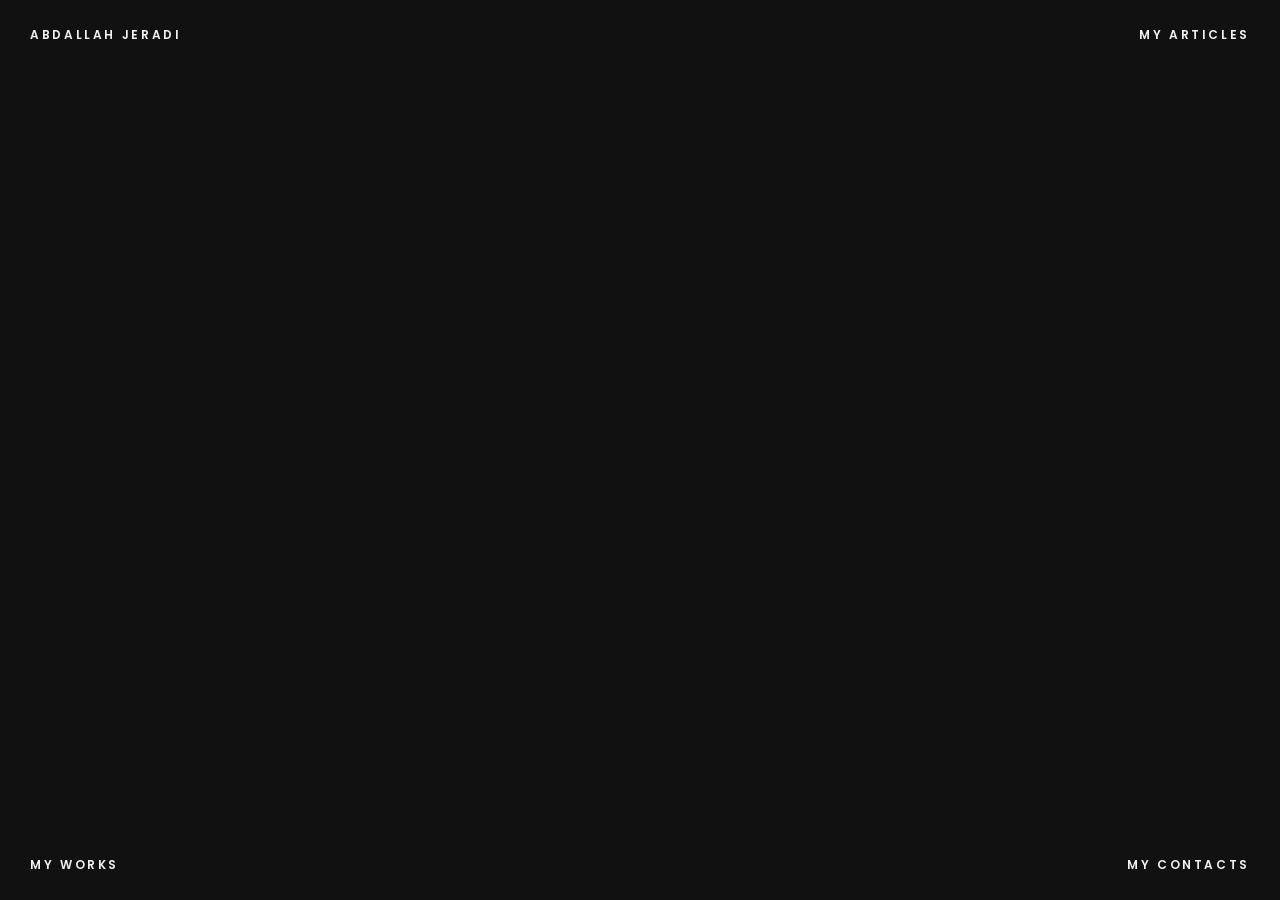
<file: index.html>
<!DOCTYPE html>
<html lang="en">
<head>
  <meta charset="UTF-8" />
  <meta name="viewport" content="width=device-width, initial-scale=1.0" />
  <title>Abdallah Jeradi</title>
  <link rel="stylesheet" href="article.css" />
  <style>
    /* ----- home screen: plain black, only the four corners ----- */
    body {
      min-height: 100vh;
      background: var(--bg);
      padding: 0;
    }

    /* ----- the four corner buttons ----- */
    .nav-button {
      position: fixed;
      z-index: 10;
      padding: 10px 14px;
      background: var(--bg);
      color: var(--ink);
      font-family: 'Poppins', sans-serif;
      font-weight: 600;
      font-size: 12px;
      letter-spacing: 0.22em;
      text-transform: uppercase;
      cursor: pointer;
      user-select: none;
    }
    .nav-button:hover,
    .nav-button.current { background: var(--ink); color: var(--bg); }
    .top-left     { top: 16px; left: 16px; }
    .top-right    { top: 16px; right: 16px; }
    .bottom-left  { bottom: 16px; left: 16px; }
    .bottom-right { bottom: 16px; right: 16px; }

    /* ----- pages ----- */
    .page-content { display: none; padding: 70px 16px 90px; }
    .page-content.active { display: block; }
    .page-content .sheet { margin-top: 0; }

    /* About */
    .about-intro { margin-bottom: 64px; }
    .timeline h3.sub { margin-top: 40px; }
    .timeline h3.sub + p.light { font-size: clamp(15px, 1.8vw, 19px); }

    /* Article lists */
    .article-list {
      list-style: none;
      margin: 0 0 72px;
      padding: 0;
      columns: 2;
      column-gap: 48px;
    }
    .article-list li { break-inside: avoid; margin-bottom: 18px; }
    .article-list a {
      font-family: 'Poppins', sans-serif;
      font-weight: 600;
      font-size: clamp(16px, 2vw, 20px);
      letter-spacing: 0.14em;
      text-transform: uppercase;
      text-decoration: none;
      color: var(--ink);
    }
    .article-list a:hover { color: var(--muted); }
    .article-list a.ar-title {
      font-family: 'Amiri', serif;
      font-weight: 700;
      letter-spacing: 0;
      text-transform: none;
      font-size: clamp(19px, 2.3vw, 24px);
    }

    .elsewhere { margin-bottom: 36px; }
    .elsewhere a {
      font-family: 'Poppins', sans-serif;
      font-weight: 600;
      font-size: clamp(16px, 2vw, 20px);
      letter-spacing: 0.14em;
      text-transform: uppercase;
      text-decoration: none;
      color: var(--ink);
    }
    .elsewhere a:hover { color: var(--muted); }
    .elsewhere p.light { font-size: clamp(15px, 1.8vw, 18px); margin: 8px 0 0; }

    /* Works */
    .work { margin-bottom: 40px; }
    .work h2.sec { margin-bottom: 14px; }
    .work p.light { font-size: clamp(15px, 1.8vw, 19px); margin: 0 0 22px; }

    /* Contacts */
    .contact-line { margin: 0 0 34px; }
    .contact-line .label {
      display: block;
      font-family: 'Poppins', sans-serif;
      font-size: 12px;
      letter-spacing: 0.22em;
      text-transform: uppercase;
      color: var(--muted);
      margin-bottom: 6px;
    }
    .contact-line a {
      font-family: 'Poppins', sans-serif;
      font-weight: 600;
      font-size: clamp(18px, 2.6vw, 28px);
      letter-spacing: 0.1em;
      color: var(--ink);
      text-decoration: none;
      word-break: break-word;
    }
    .contact-line a:hover { color: var(--muted); }

    @media (max-width: 640px) {
      .nav-button { font-size: 10px; letter-spacing: 0.14em; padding: 8px 10px; }
      .article-list { columns: 1; }
    }
  </style>
</head>
<body>
  <!-- Navigation -->
  <div class="nav-button top-left" data-page="about">Abdallah Jeradi</div>
  <div class="nav-button top-right" data-page="articles">My Articles</div>
  <div class="nav-button bottom-left" data-page="works">My Works</div>
  <div class="nav-button bottom-right" data-page="contact">My Contacts</div>

  <!-- ================= ABOUT ================= -->
  <div id="about" class="page-content">
    <article class="sheet">
      <div class="frame"></div>
      <header class="head">
        <span class="date">About</span>
        <span class="author">A.Jeradi</span>
        <span class="logo">Abdallah <em>Jeradi</em></span>
      </header>

      <section class="panel about-intro">
        <h2 class="sec">About me</h2>
        <p class="light">I’m Abdallah Jeradi, born in Gabes in 2002, where growing up around pollution sparked both my curiosity and my need to create. From building science projects to making films, writing, and speaking out, I’ve always looked for ways to connect intellegence with self expression.</p>
      </section>

      <section class="panel timeline">
        <h2 class="sec">My education</h2>

        <h3 class="sub">Primary school</h3>
        <p class="light">at ther age of six as any normal kid abdullah attended his primary school and started his basic eduaction in Alhidya Gabes.</p>

        <h3 class="sub">Secondary school</h3>
        <p class="light">as any normal kid at his first years Abdullah attended ben atiya secondary where he started his journey with true science clubs.</p>

        <h3 class="sub">High school</h3>
        <p class="light">here where things changed after middle school , the student got a lot of science in his bag of knowledge , Abdullah became capable of producing new solutions and he started applying them in real life</p>

        <h3 class="sub">Preparatory school</h3>
        <p class="light">officially joined the biology geology department of the preparatory school of gabes , this field of study touches all aspects of biological sciences from cellular biology to microbiology , it also involves studying geoscience ; Prep school gives you the ability to continue up your studies in higher forms , it's the simple short cut of a bachelor degree.</p>

        <h3 class="sub">Engineering school</h3>
        <p class="light">After completing my preparatory studies, I was accepted into ESAMo, where I’m currently finishing my engineering degree in agriculture with a specialization in crop production.</p>
      </section>

      <section class="panel">
        <h2 class="sec">Proffessional position</h2>
        <p class="light">currently working with</p>
      </section>
    </article>
  </div>

  <!-- ================= ARTICLES ================= -->
  <div id="articles" class="page-content">
    <article class="sheet">
      <div class="frame"></div>
      <header class="head">
        <span class="date">Articles</span>
        <span class="author">A.Jeradi</span>
        <span class="logo">The <em>film</em> Article</span>
      </header>

      <h2 class="sec">My articles</h2>
      <!-- These open a page on this site -->
      <ul class="article-list">
        <li><a href="carthage-film-fest.html">Carthage Film Fest</a></li>
        <li><a class="ar-title" href="saltaqi-habibati.html">سألتقي حبيبتي في القمامة</a></li>
        <li><a href="read.html?title=Park%20Farhoud&doc=https://drive.google.com/file/d/1C4Udg_ym6k6ARYcMgpeU027fcH4dBfqv/view">Park Farhoud</a></li>
        <li><a href="read.html?title=Prey&doc=https://drive.google.com/file/d/1IyJzYd31rPuKrBmEjp2SF1bq-4EufXnc/view">Prey</a></li>
        <li><a href="read.html?title=Dhoop&doc=https://drive.google.com/file/d/1vx9l7iSJEokelyMRHG53rC9do44GPoVn/view">Dhoop</a></li>
        <li><a href="read.html?title=Transtyx&doc=https://drive.google.com/file/d/1opJWsQT_OS_GEcbO9ZA9Sxcv3YmaQZGE/view">Transtyx</a></li>
        <li><a href="read.html?title=A%20stroll%20B&doc=https://drive.google.com/file/d/12BQx-csfW2iyO7sbhJIOWxTfayAuiLFS/view">A stroll B</a></li>
        <li><a href="read.html?title=El%20Gort&doc=https://drive.google.com/file/d/1fDkbLLhA6sWGzNrq0tJiAPECpthJZUi3/view">El Gort</a></li>
        <li><a href="read.html?title=Grizzly%20Man&doc=https://drive.google.com/file/d/1WpQsoaPhCEnSIrEtOLDXgLrQW7TTaVx_/view">Grizzly Man</a></li>
        <li><a href="castic-2019.html">Castic 2019</a></li>
        <li><a href="techno-2022.html">Techno 2022</a></li>
      </ul>

      <!-- These open another website.
           ✏️ To add one, copy a whole <div class="elsewhere"> ... </div> block and change it. -->
      <h2 class="sec">Published elsewhere</h2>

      <div class="elsewhere">
        <a href="https://echoscinema.org/revues/atelier-decriture-sur-les-films-primes-aux-jcc/" target="_blank" rel="noopener">JCC ! ↗</a>
        <p class="light">Films we saw at the Carthage Film Festival (JCC) and wrote about with the Echos collective, in their writing workshop on the award-winning films.</p>
      </div>

      <div class="elsewhere">
        <a href="https://echoscinema.org/revues/fifak2026/job-opportunity-abdallah-jradi-ar/" target="_blank" rel="noopener">Job Opportunity ↗</a>
        <p class="light">A film we saw at FIFAK 2026 and wrote about with the Echos collective.</p>
      </div>

      <div class="elsewhere">
        <a href="https://echoscinema.org/revues/what-is-a-documentary-youd-watch-while-going-to-sleep-but-wont-forget/" target="_blank" rel="noopener">What is a documentary you’d watch while going to sleep but won’t forget ↗</a>
        <p class="light">A documentary we saw and wrote about with the Echos collective.<!-- ✏️ add the festival name: "we saw at ... and wrote" --></p>
      </div>

      <div class="elsewhere" dir="rtl">
        <a class="ar" style="text-transform: none; letter-spacing: 0; font-family: 'Amiri', serif;" href="https://echoscinema.org/non-classe/%d8%ad%d9%88%d8%a7%d8%b1-%d8%ad%d9%88%d9%84-%d8%a7%d9%84%d8%b7%d9%85%d8%a7%d8%b7%d9%85%d8%8c-%d8%af%d9%88%d9%86-%d9%85%d8%b1%d8%ac%d8%b9%d9%8a%d8%a7%d8%aa-%d8%a3%d9%88-%d9%87%d8%b0%d8%a7-%d9%85/" target="_blank" rel="noopener">حوار حول الطماطم، دون مرجعيات ↗</a>
        <p class="light" dir="ltr">A film we saw and wrote about with the Echos collective.<!-- ✏️ add the festival name: "we saw at ... and wrote" --></p>
      </div>

      <div class="elsewhere" dir="rtl">
        <a class="ar" style="text-transform: none; letter-spacing: 0; font-family: 'Amiri', serif;" href="https://echoscinema.org/revues/%d8%aa%d8%b0%d9%83%d9%91%d8%b1%d8%aa%d9%83%d9%90-%d9%88%d8%a3%d9%86%d8%a7-%d8%a3%d8%b4%d8%a7%d9%87%d8%af-%d8%ad%d8%a8%d9%84-%d8%a7%d9%84%d8%b3%d9%91%d8%b1%d9%91%d8%a9-%d9%81%d8%b7%d9%8e%d9%85/" target="_blank" rel="noopener">تذكّرتكِ وأنا أشاهد حبل السّرّة ↗</a>
        <p class="light" dir="ltr">A film we saw and wrote about with the Echos collective.<!-- ✏️ add the festival name: "we saw at ... and wrote" --></p>
      </div>

      <div class="elsewhere" dir="rtl">
        <a class="ar" style="text-transform: none; letter-spacing: 0; font-family: 'Amiri', serif;" href="https://echoscinema.org/revues/%d9%87%d9%84-%d9%83%d8%a7%d9%86-%d8%aa%d8%a7%d8%b1%d9%83%d9%88%d9%81%d8%b3%d9%83%d9%8a-%d8%b3%d9%8a%d9%8f%d8%b9%d8%ac%d9%8e%d8%a8-%d8%a8%d9%81%d9%8a%d9%84%d9%85-%d8%a5%d8%b1%d8%ab-%d8%9f-%d8%b9/" target="_blank" rel="noopener">هل كان تاركوفسكي سيُعجَب بفيلم إرث ؟ ↗</a>
        <p class="light" dir="ltr">A film we saw and wrote about with the Echos collective.<!-- ✏️ add the festival name: "we saw at ... and wrote" --></p>
      </div>
    </article>
  </div>

  <!-- ================= WORKS (filled from the list in the script below) ================= -->
  <div id="works" class="page-content">
    <article class="sheet">
      <div class="frame"></div>
      <header class="head">
        <span class="date">Works</span>
        <span class="author">A.Jeradi</span>
        <span class="logo">Abdallah <em>Jeradi</em></span>
      </header>
      <div id="works-list"></div>
    </article>
  </div>

  <!-- ================= CONTACTS ================= -->
  <div id="contact" class="page-content">
    <article class="sheet">
      <div class="frame"></div>
      <header class="head">
        <span class="date">Contacts</span>
        <span class="author">A.Jeradi</span>
        <span class="logo">Abdallah <em>Jeradi</em></span>
      </header>

      <h2 class="sec">My contacts</h2>
      <p class="contact-line"><span class="label">Email</span><a href="mailto:abdallahjeradi@gmail.com">abdallahjeradi@gmail.com</a></p>
      <p class="contact-line"><span class="label">Phone number</span><a href="tel:+21629018590">+216 29 018 590</a></p>
      <p class="contact-line"><span class="label">WhatsApp</span><a href="https://wa.me/21658299303" target="_blank" rel="noopener">+216 58 299 303</a></p>
    </article>
  </div>

  <script src="media.js"></script>
  <script>
    /* =====================================================
       ✏️ MY WORKS — edit this list.
       For each work: a title, a short description, and EITHER
       - link:  a YouTube / Google Drive link → a video player is made
       - page:  a page of this site (+ optional image) → a button to it
       ===================================================== */
    const works = [
      {
        title: 'Life Interpretations of a Teenager',
        description: 'This is a small book i have written on my phones note app as a memory of my last years as a teenger, it resembels my experiences, my philosophy and my ideology back than, multiple ideas that have been heavily influenced by my life and what occured in this short span, i keep it here as an archival page, the book have been reviewed and corrected linguisticaly by multiple friends but i remains as an essential piece of my life and existence .',
        page: 'life-interpretations.html',
        button: 'Read the book'
      },
      {
        title: 'Drunk in Atlantis',
        description: 'along side the book i made a funny adolescent film called drunk in atlantis, a film that tries to convey what words failed to present in my book, a very conceptual poorely made film that serves as visual representation of what a kid would feel in a dystopian city.',
        link: ''   // ✏️ paste the Drunk in Atlantis link here
      },
      {
        title: 'Mouhit — Bees Fly South',
        description: 'at mouhit residency i spent three months working on a video installation, reaserching about bees authority and politics and how can we create a steady system learning from them, than i presented my work alongside a zine you still can get from me personally.',
        page: 'mouhit.html',
        image: 'img/mouhit/mouhit-08.jpg',
        button: 'See the installation'
      },
      {
        title: 'Nippers On hells borders',
        description: 'Another Visual represnation i coproduced with my friend in Gabes, a small collective of little kids wonder around places in hidonistic way.',
        link: 'https://youtu.be/9T0lmGKB4GY'
      },
      {
        title: 'Jahbad Virus 2',
        description: 'A visual oveur where i represnet the life of a vunrable individual thro out my lens, i ask multiple questions and they remain unanswered.',
        link: 'https://youtu.be/y4bsPA53Gu0'
      },
      {
        title: 'Diogenes Met A Cop',
        description: 'A film i presented for the fifak some years ag that shows my experience with science and stray dogs.',
        link: 'https://drive.google.com/file/d/1C5AHxery32y5AY72AUMISouqlwDNadjn/view'
      }
    ];

    const list = document.getElementById('works-list');
    works.forEach(w => {
      const block = document.createElement('section');
      block.className = 'work';

      const h = document.createElement('h2');
      h.className = 'sec';
      h.textContent = w.title;
      const p = document.createElement('p');
      p.className = 'light';
      p.textContent = w.description;
      block.appendChild(h);
      block.appendChild(p);

      if (w.page) {
        if (w.image) {
          const a = document.createElement('a');
          a.href = w.page;
          const img = document.createElement('img');
          img.src = w.image;
          img.alt = w.title;
          img.className = 'photo';
          img.style.marginBottom = '18px';
          a.appendChild(img);
          block.appendChild(a);
        }
        const btn = document.createElement('a');
        btn.className = 'more';
        btn.href = w.page;
        btn.textContent = w.button || 'See more';
        block.appendChild(btn);
      } else {
        block.appendChild(buildPlayer(w.link));
      }
      list.appendChild(block);
    });

    /* ----- switch between the four pages ----- */
    function showPage(id) {
      document.querySelectorAll('.page-content').forEach(s => s.classList.remove('active'));
      document.querySelectorAll('.nav-button').forEach(b => b.classList.toggle('current', b.dataset.page === id));
      document.getElementById(id).classList.add('active');
      document.body.classList.add('page-open');
      window.scrollTo(0, 0);
    }
    document.querySelectorAll('.nav-button').forEach(b =>
      b.addEventListener('click', () => showPage(b.dataset.page))
    );

    /* "Back to articles" on article pages comes here as index.html#articles */
    const start = location.hash.replace('#', '');
    if (start && document.getElementById(start)) showPage(start);
  </script>
</body>
</html>
</file>
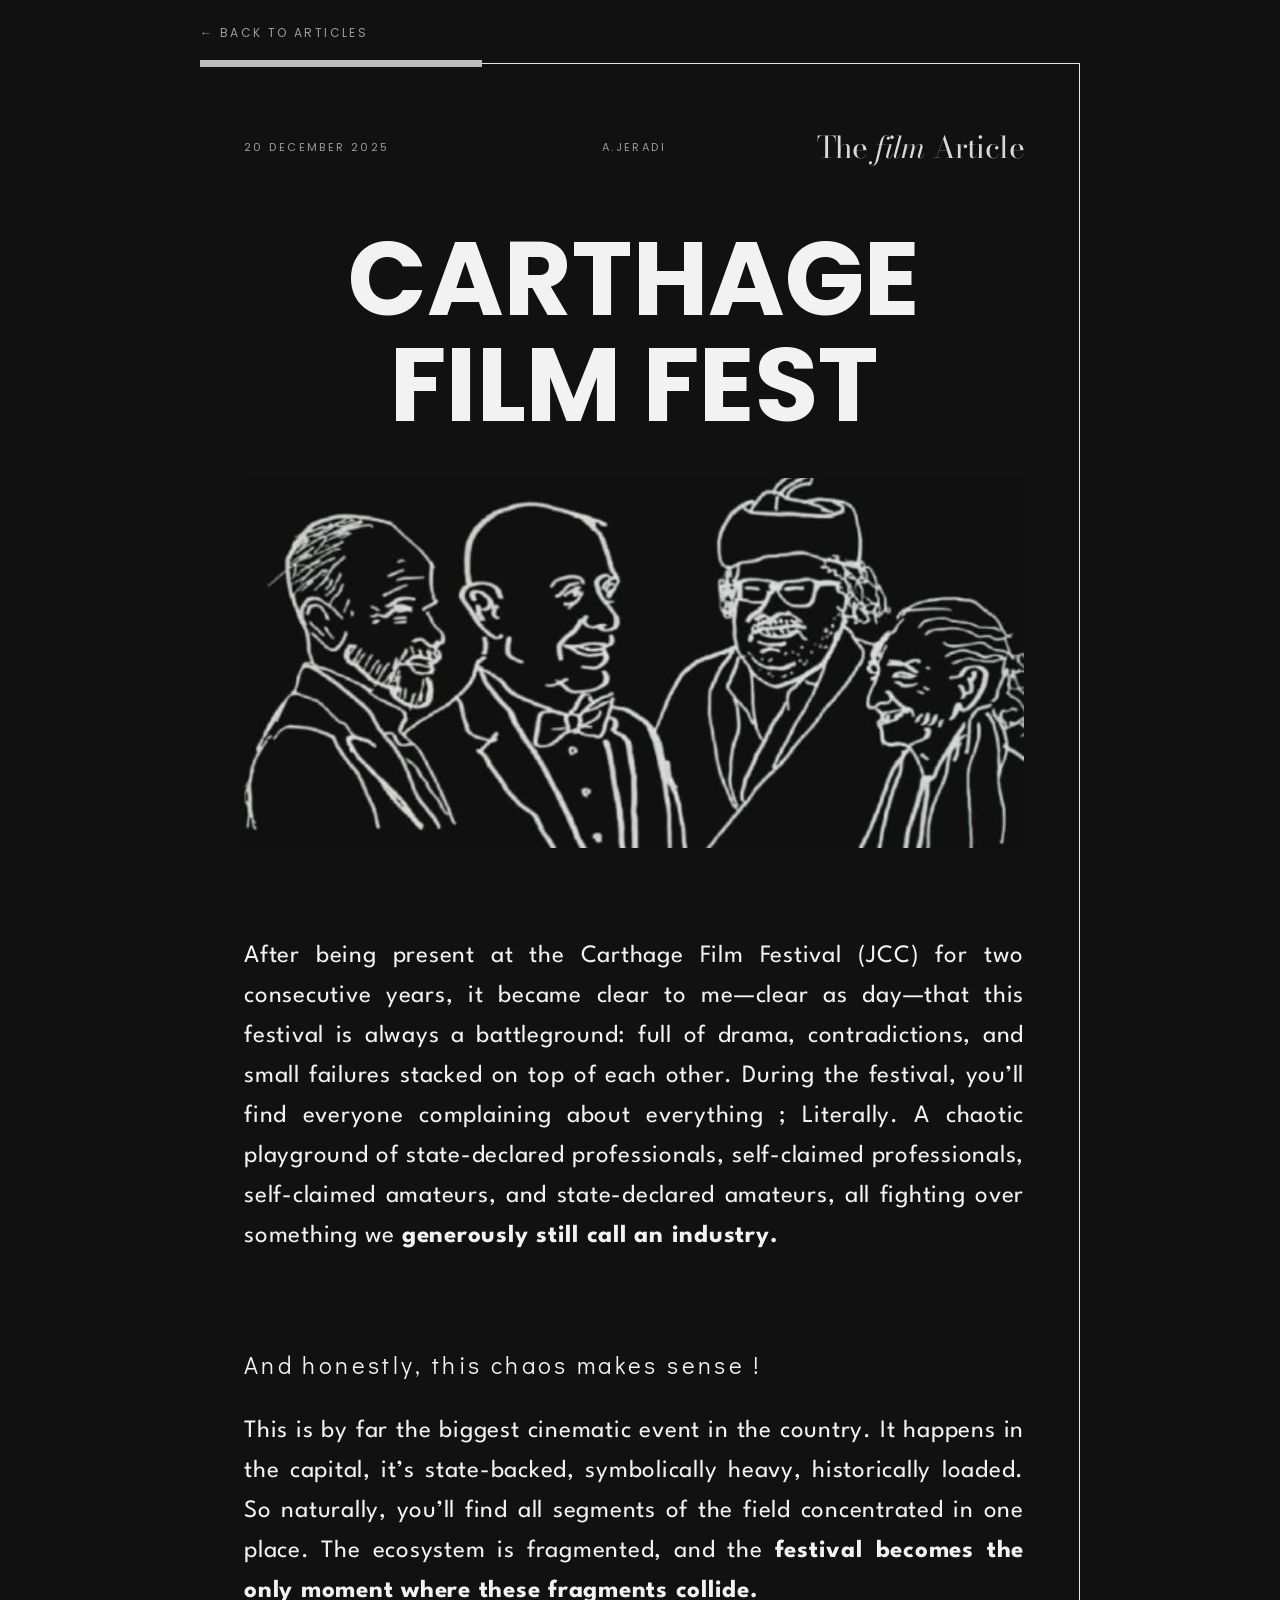
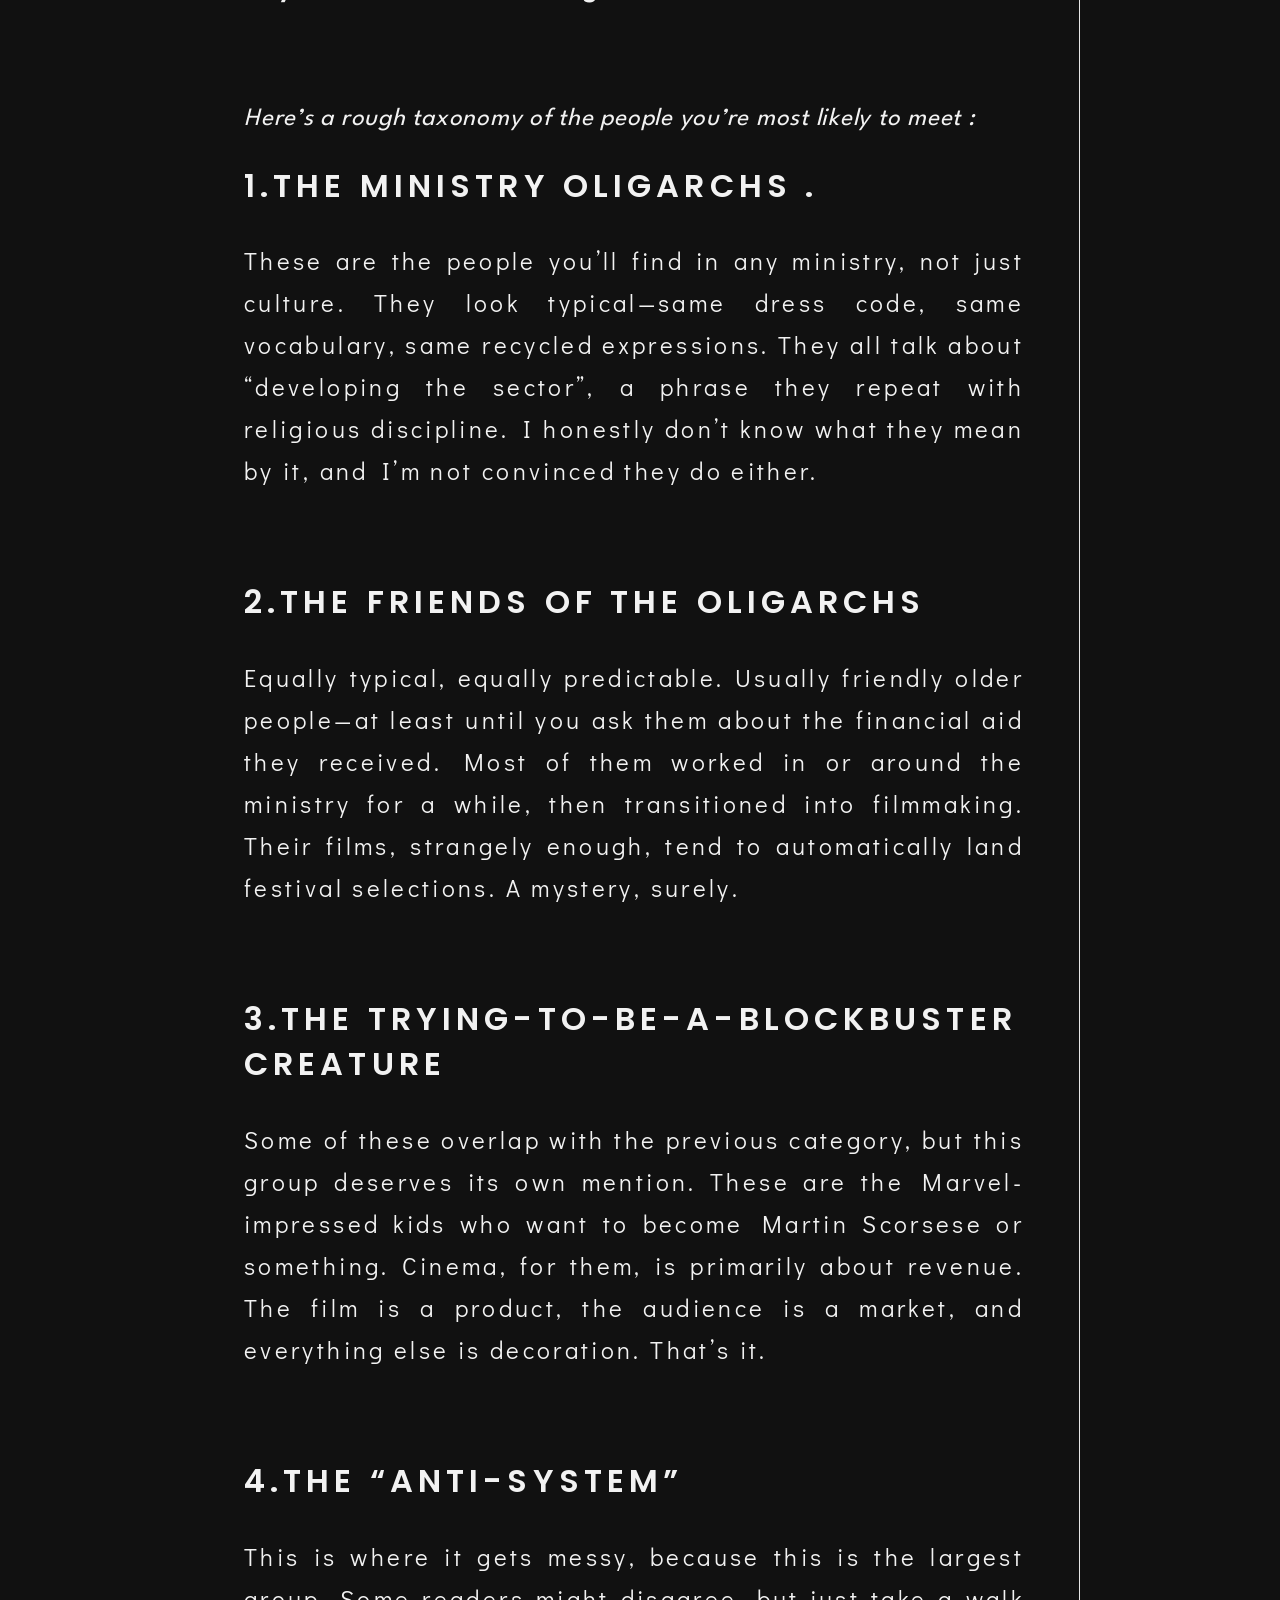
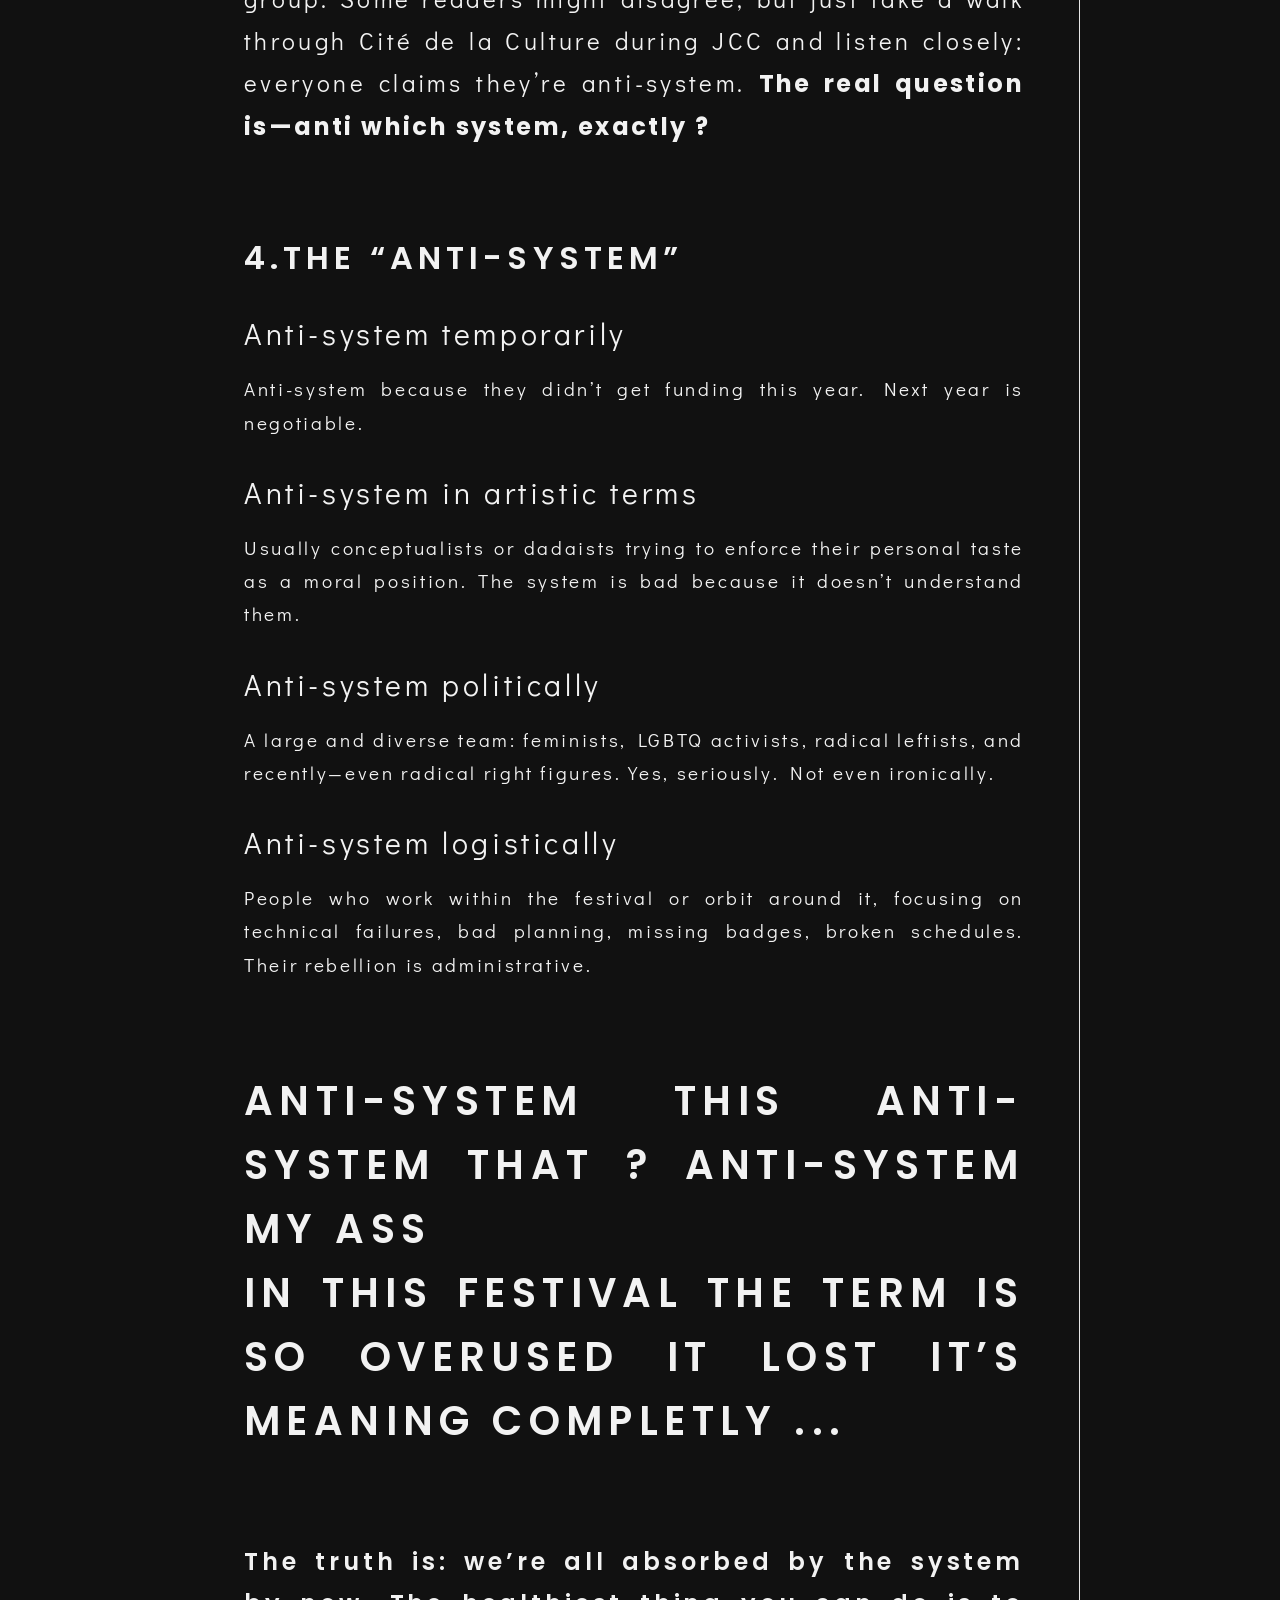
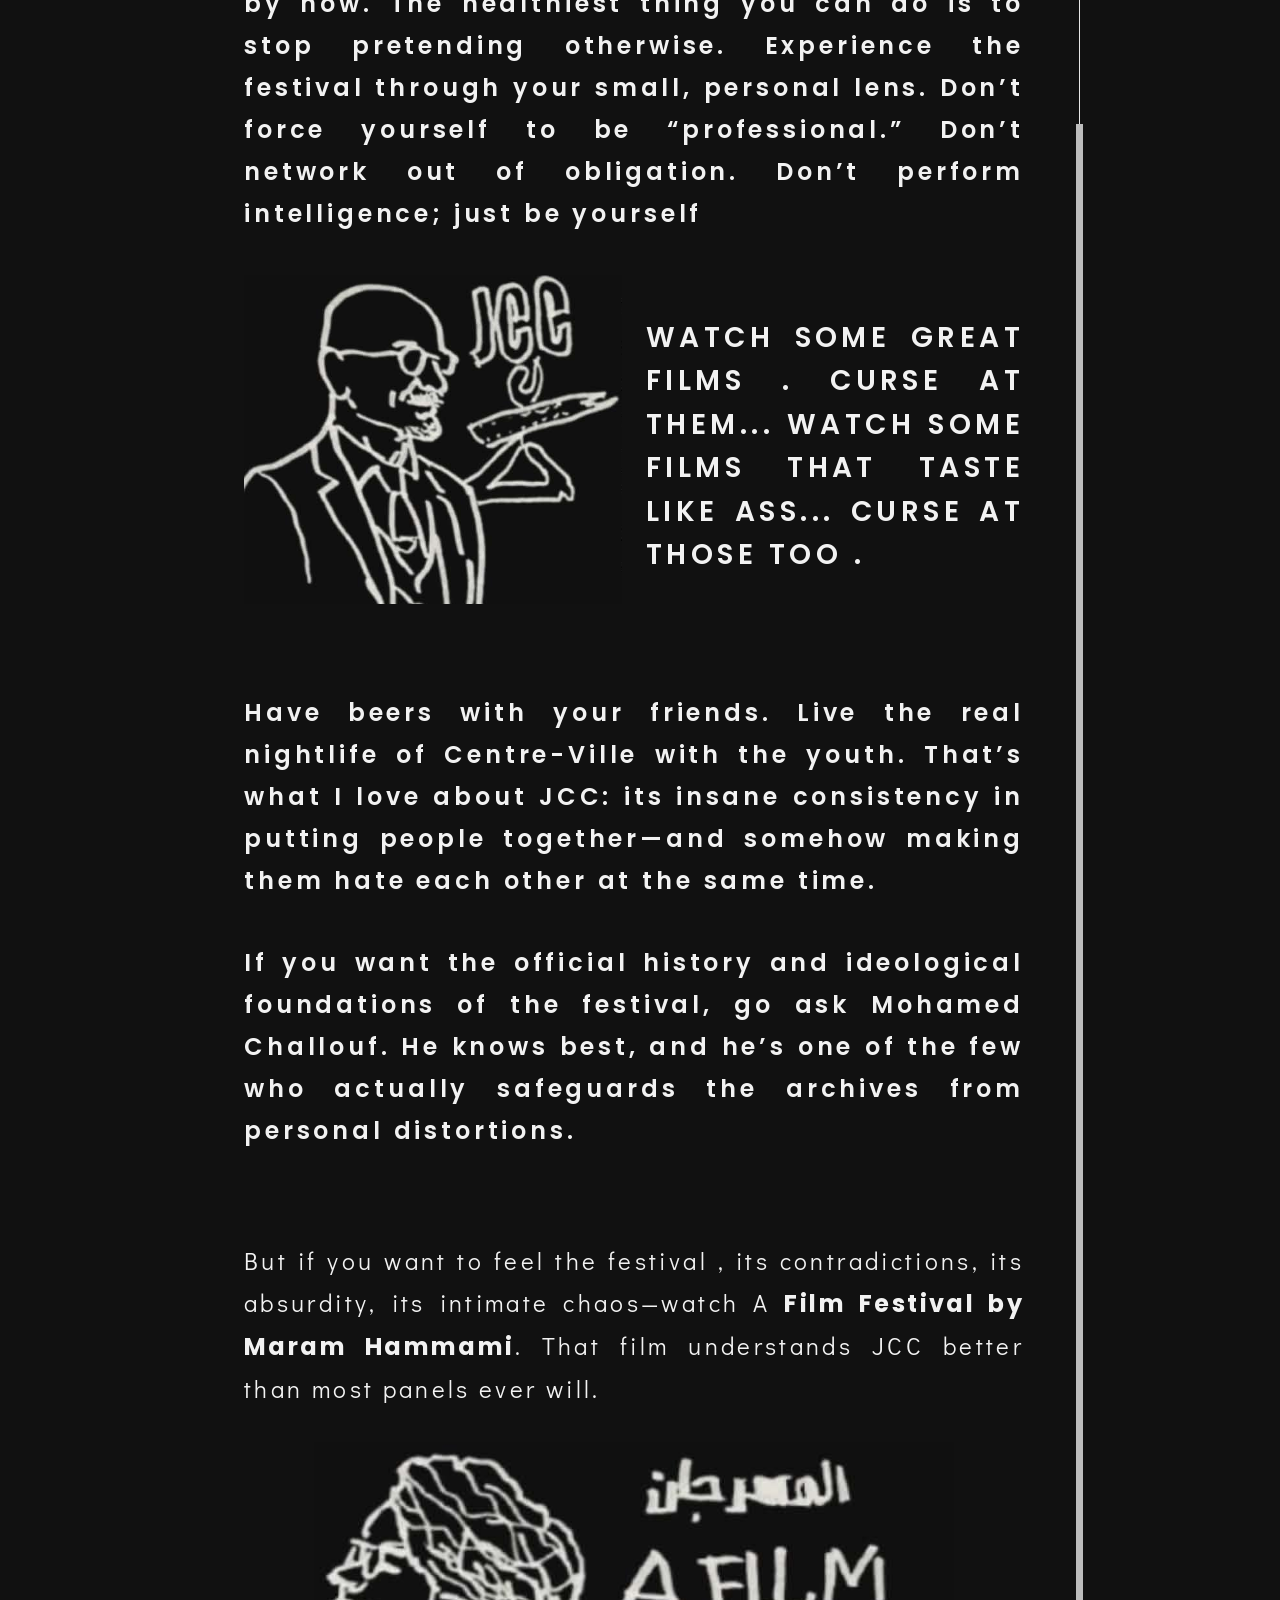
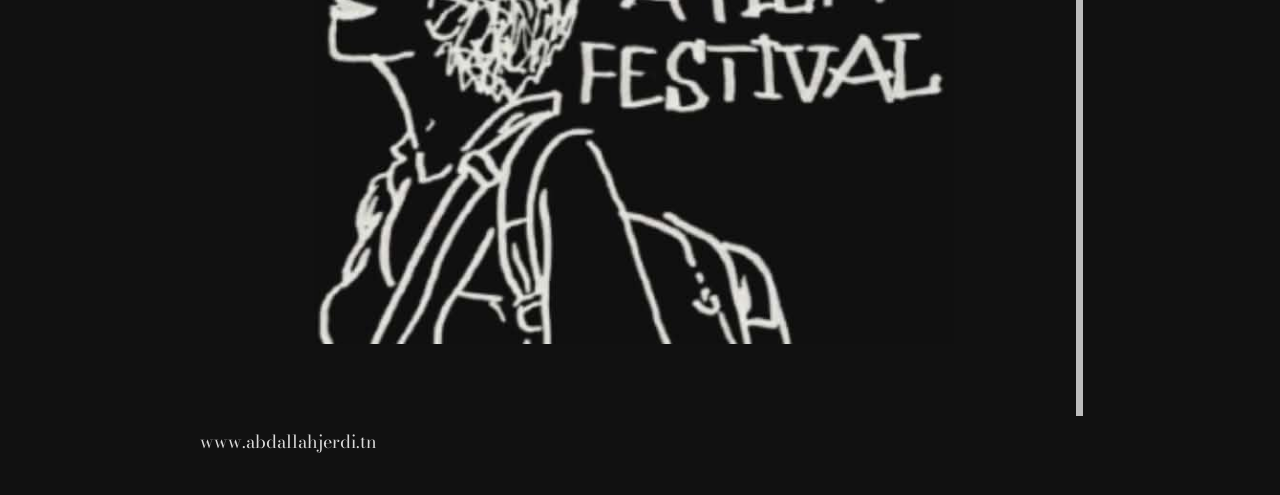
<file: carthage-film-fest.html>
<!DOCTYPE html>
<html lang="en">
<head>
  <meta charset="UTF-8" />
  <meta name="viewport" content="width=device-width, initial-scale=1.0" />
  <title>Carthage Film Fest — Abdallah Jeradi</title>
  <link rel="stylesheet" href="article.css" />
</head>
<body>
  <div class="back-wrap"><a class="back" href="index.html#articles">← Back to articles</a></div>

  <article class="sheet">
    <div class="frame"></div>

    <header class="head">
      <span class="date">20 December 2025</span>
      <span class="author">A.Jeradi</span>
      <span class="logo">The <em>film</em> Article</span>
    </header>

    <!-- 1. Cover -->
    <section class="panel">
      <h1 class="cover-title">Carthage<br />Film Fest</h1>
      <img class="drawing" src="img/jcc-cover.png" alt="Line drawing of four figures from the festival" />
    </section>

    <!-- 2 -->
    <section class="panel">
      <p class="plain">After being present at the Carthage Film Festival (JCC) for two consecutive years, it became clear to me—clear as day—that this festival is always a battleground: full of drama, contradictions, and small failures stacked on top of each other. During the festival, you’ll find everyone complaining about everything ; Literally. A chaotic playground of state-declared professionals, self-claimed professionals, self-claimed amateurs, and state-declared amateurs, all fighting over something we <b>generously still call an industry.</b></p>
    </section>

    <!-- 3 -->
    <section class="panel">
      <p class="light">And honestly, this chaos makes sense !</p>
      <p class="plain">This is by far the biggest cinematic event in the country. It happens in the capital, it’s state-backed, symbolically heavy, historically loaded. So naturally, you’ll find all segments of the field concentrated in one place. The ecosystem is fragmented, and the <b>festival becomes the only moment where these fragments collide.</b></p>
    </section>

    <!-- 4 -->
    <section class="panel">
      <p class="plain intro">Here’s a rough taxonomy of the people you’re most likely to meet :</p>
      <h2 class="sec">1.The Ministry Oligarchs .</h2>
      <p class="light">These are the people you’ll find in any ministry, not just culture. They look typical—same dress code, same vocabulary, same recycled expressions. They all talk about “developing the sector”, a phrase they repeat with religious discipline. I honestly don’t know what they mean by it, and I’m not convinced they do either.</p>
    </section>

    <!-- 5 -->
    <section class="panel">
      <h2 class="sec">2.The Friends of the Oligarchs</h2>
      <p class="light">Equally typical, equally predictable. Usually friendly older people—at least until you ask them about the financial aid they received. Most of them worked in or around the ministry for a while, then transitioned into filmmaking. Their films, strangely enough, tend to automatically land festival selections. A mystery, surely.</p>
    </section>

    <!-- 6 -->
    <section class="panel">
      <h2 class="sec">3.The Trying-to-be-a-Blockbuster Creature</h2>
      <p class="light">Some of these overlap with the previous category, but this group deserves its own mention. These are the Marvel-impressed kids who want to become Martin Scorsese or something. Cinema, for them, is primarily about revenue. The film is a product, the audience is a market, and everything else is decoration. That’s it.</p>
    </section>

    <!-- 7 -->
    <section class="panel">
      <h2 class="sec">4.The “Anti-System”</h2>
      <p class="light">This is where it gets messy, because this is the largest group. Some readers might disagree, but just take a walk through Cité de la Culture during JCC and listen closely: everyone claims they’re anti-system. <b>The real question is—anti which system, exactly ?</b></p>
    </section>

    <!-- 8 -->
    <section class="panel">
      <h2 class="sec">4.The “Anti-System”</h2>

      <h3 class="sub">Anti-system temporarily</h3>
      <p class="light">Anti-system because they didn’t get funding this year. Next year is negotiable.</p>

      <h3 class="sub">Anti-system in artistic terms</h3>
      <p class="light">Usually conceptualists or dadaists trying to enforce their personal taste as a moral position. The system is bad because it doesn’t understand them.</p>

      <h3 class="sub">Anti-system politically</h3>
      <p class="light">A large and diverse team: feminists, LGBTQ activists, radical leftists, and recently—even radical right figures. Yes, seriously. Not even ironically.</p>

      <h3 class="sub">Anti-system logistically</h3>
      <p class="light">People who work within the festival or orbit around it, focusing on technical failures, bad planning, missing badges, broken schedules. Their rebellion is administrative.</p>
    </section>

    <!-- 9 -->
    <section class="panel">
      <p class="shout">Anti-system this anti-system that ? Anti-system my ass<br />in this festival the term is so overused it lost it’s meaning completly ...</p>
    </section>

    <!-- 10 -->
    <section class="panel">
      <p class="wide">The truth is: we’re all absorbed by the system by now. The healthiest thing you can do is to stop pretending otherwise. Experience the festival through your small, personal lens. Don’t force yourself to be “professional.” Don’t network out of obligation. Don’t perform intelligence; just be yourself</p>
      <div class="duo">
        <img class="drawing" src="img/jcc-watch.png" alt="Line drawing of a man holding a cigar, with the JCC logo" />
        <p class="shout">Watch some great films . Curse at them... Watch some films that taste like ass... Curse at those too .</p>
      </div>
    </section>

    <!-- 11 -->
    <section class="panel">
      <p class="wide">Have beers with your friends. Live the real nightlife of Centre-Ville with the youth. That’s what I love about JCC: its insane consistency in putting people together—and somehow making them hate each other at the same time.</p>
      <p class="wide" style="margin-top: 40px;">If you want the official history and ideological foundations of the festival, go ask Mohamed Challouf. He knows best, and he’s one of the few who actually safeguards the archives from personal distortions.</p>
    </section>

    <!-- 12 -->
    <section class="panel">
      <p class="light">But if you want to feel the festival , its contradictions, its absurdity, its intimate chaos—watch A <b>Film Festival by Maram Hammami</b>. That film understands JCC better than most panels ever will.</p>
      <img class="drawing" src="img/jcc-maram.png" alt="Line drawing for A Film Festival by Maram Hammami" style="max-width: 640px; margin: 32px auto 0;" />
    </section>
  </article>

  <div class="foot">www.abdallahjerdi.tn</div>
</body>
</html>
</file>
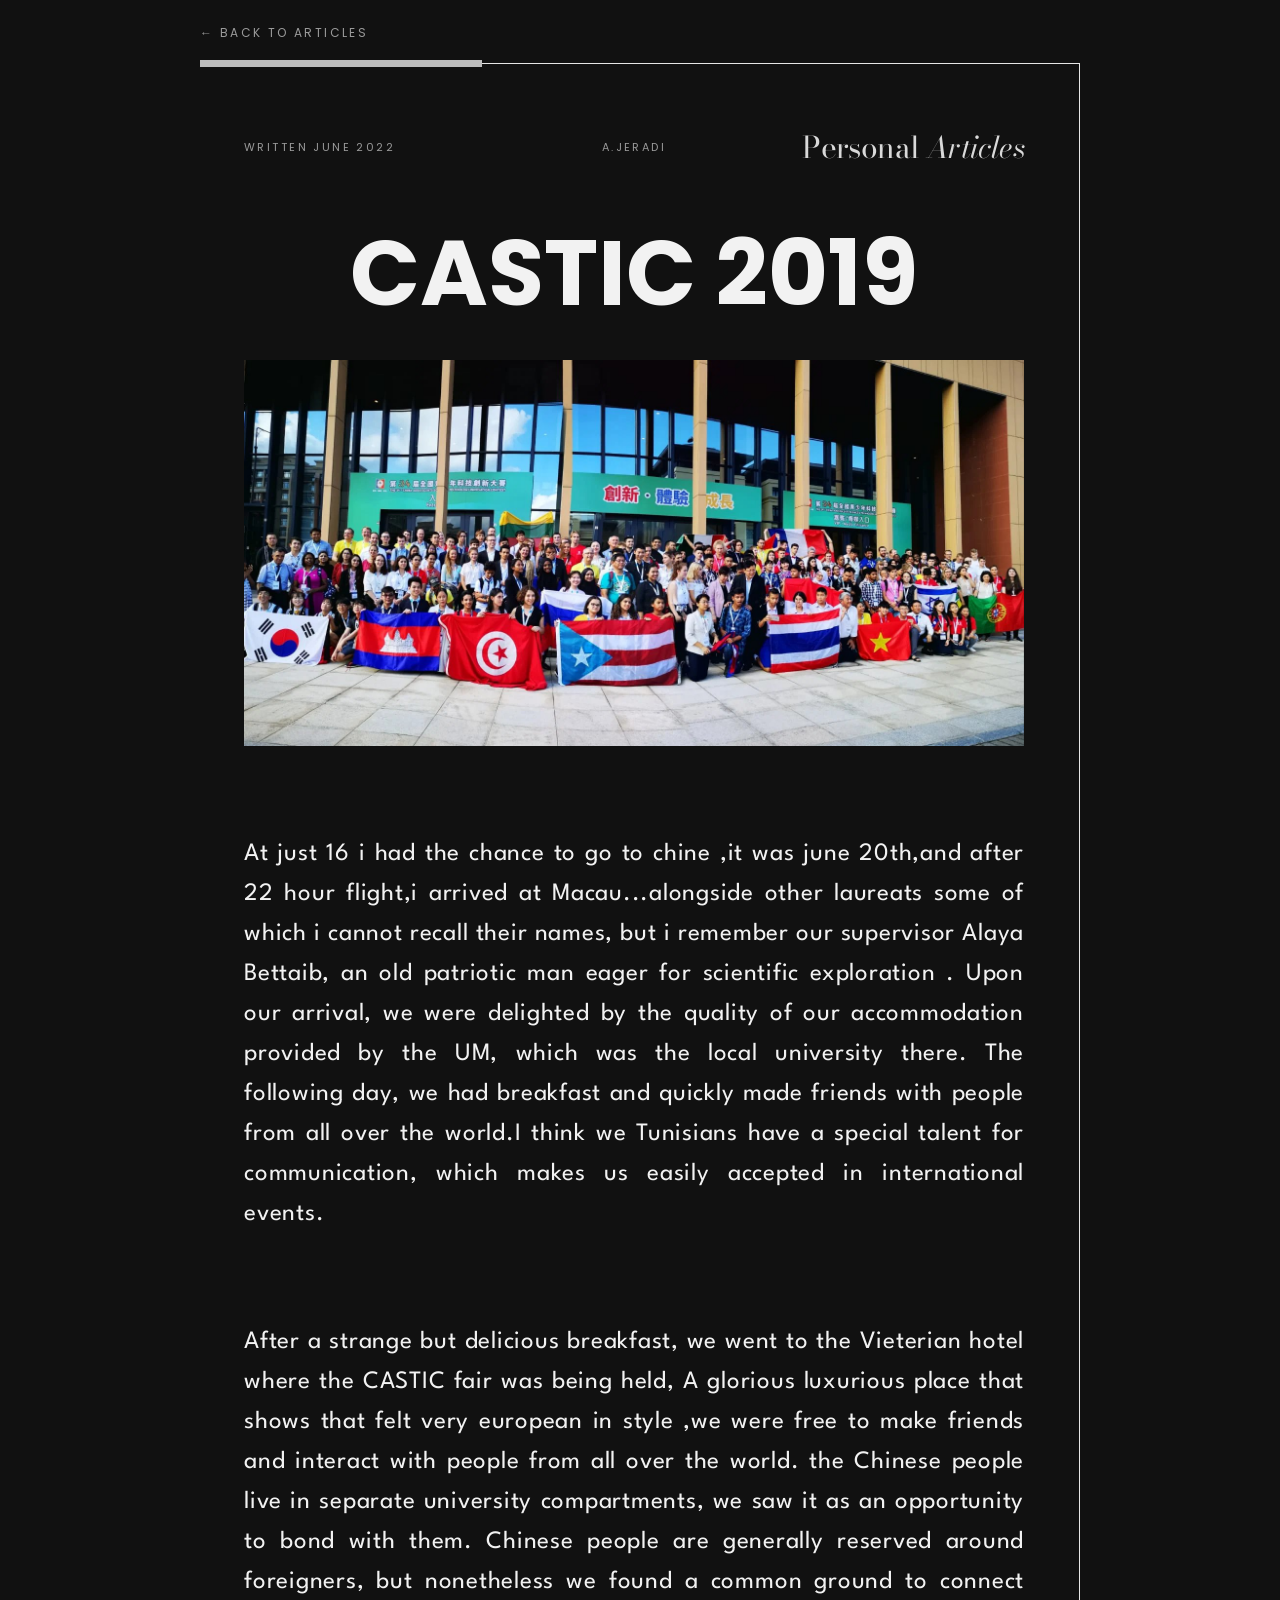
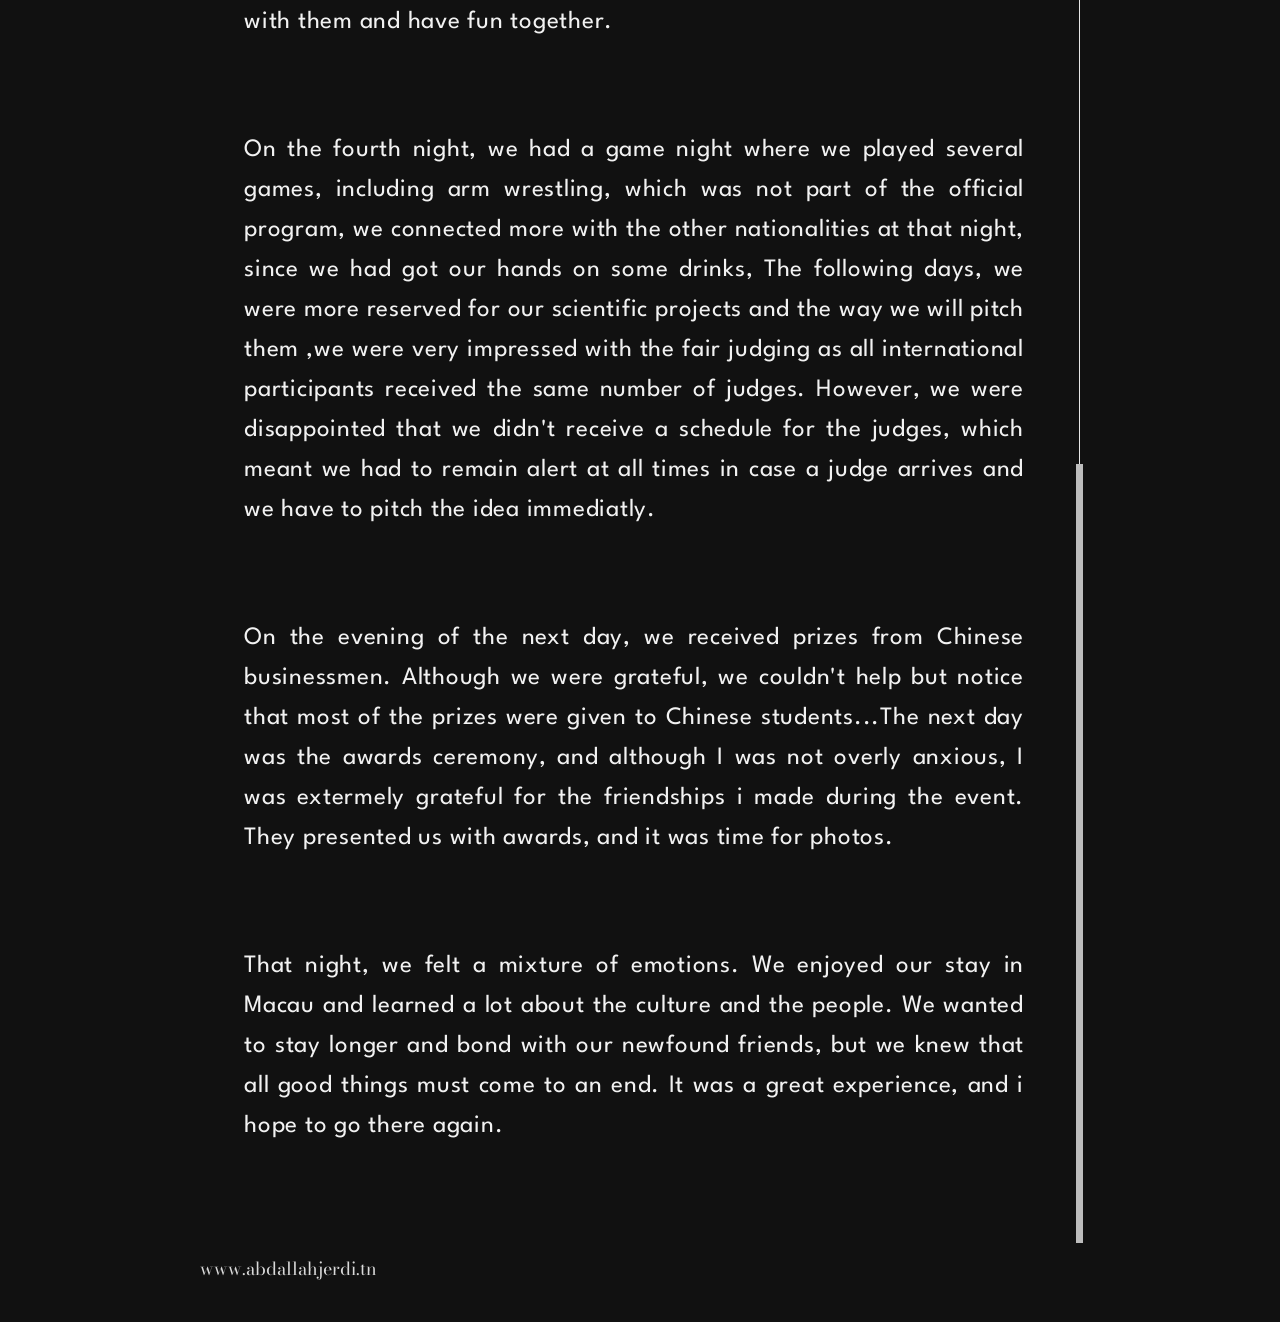
<file: castic-2019.html>
<!DOCTYPE html>
<html lang="en">
<head>
  <meta charset="UTF-8" />
  <meta name="viewport" content="width=device-width, initial-scale=1.0" />
  <title>Castic 2019 — Abdallah Jeradi</title>
  <link rel="stylesheet" href="article.css" />
</head>
<body>
  <div class="back-wrap"><a class="back" href="index.html#articles">← Back to articles</a></div>

  <article class="sheet">
    <div class="frame"></div>

    <header class="head">
      <span class="date">Written June 2022</span>
      <span class="author">A.Jeradi</span>
      <span class="logo">Personal <em>Articles</em></span>
    </header>

    <section class="panel">
      <h1 class="cover-title" style="font-size: clamp(44px, 9vw, 92px);">Castic 2019</h1>
      <img class="photo" src="img/castic-2019.jpg" alt="Participants of the 34th CASTIC with their national flags, including Tunisia" />
    </section>

    <section class="panel">
      <p class="plain">At just 16 i had the chance to go to chine ,it was june 20th,and after 22 hour flight,i arrived at Macau...alongside other laureats some of which i cannot recall their names, but i remember our supervisor Alaya Bettaib, an old patriotic man eager for scientific exploration . Upon our arrival, we were delighted by the quality of our accommodation provided by the UM, which was the local university there. The following day, we had breakfast and quickly made friends with people from all over the world.I think we Tunisians have a special talent for communication, which makes us easily accepted in international events.</p>
    </section>

    <section class="panel">
      <p class="plain">After a strange but delicious breakfast, we went to the Vieterian hotel where the CASTIC fair was being held, A glorious luxurious place that shows that felt very european in style ,we were free to make friends and interact with people from all over the world. the Chinese people live in separate university compartments, we saw it as an opportunity to bond with them. Chinese people are generally reserved around foreigners, but nonetheless we found a common ground to connect with them and have fun together.</p>
    </section>

    <section class="panel">
      <p class="plain">On the fourth night, we had a game night where we played several games, including arm wrestling, which was not part of the official program, we connected more with the other nationalities at that night, since we had got our hands on some drinks, The following days, we were more reserved for our scientific projects and the way we will pitch them ,we were very impressed with the fair judging as all international participants received the same number of judges. However, we were disappointed that we didn't receive a schedule for the judges, which meant we had to remain alert at all times in case a judge arrives and we have to pitch the idea immediatly.</p>
    </section>

    <section class="panel">
      <p class="plain">On the evening of the next day, we received prizes from Chinese businessmen. Although we were grateful, we couldn't help but notice that most of the prizes were given to Chinese students...The next day was the awards ceremony, and although I was not overly anxious, I was extermely grateful for the friendships i made during the event. They presented us with awards, and it was time for photos.</p>
    </section>

    <section class="panel">
      <p class="plain">That night, we felt a mixture of emotions. We enjoyed our stay in Macau and learned a lot about the culture and the people. We wanted to stay longer and bond with our newfound friends, but we knew that all good things must come to an end. It was a great experience, and i hope to go there again.</p>
    </section>
  </article>

  <div class="foot">www.abdallahjerdi.tn</div>
</body>
</html>
</file>
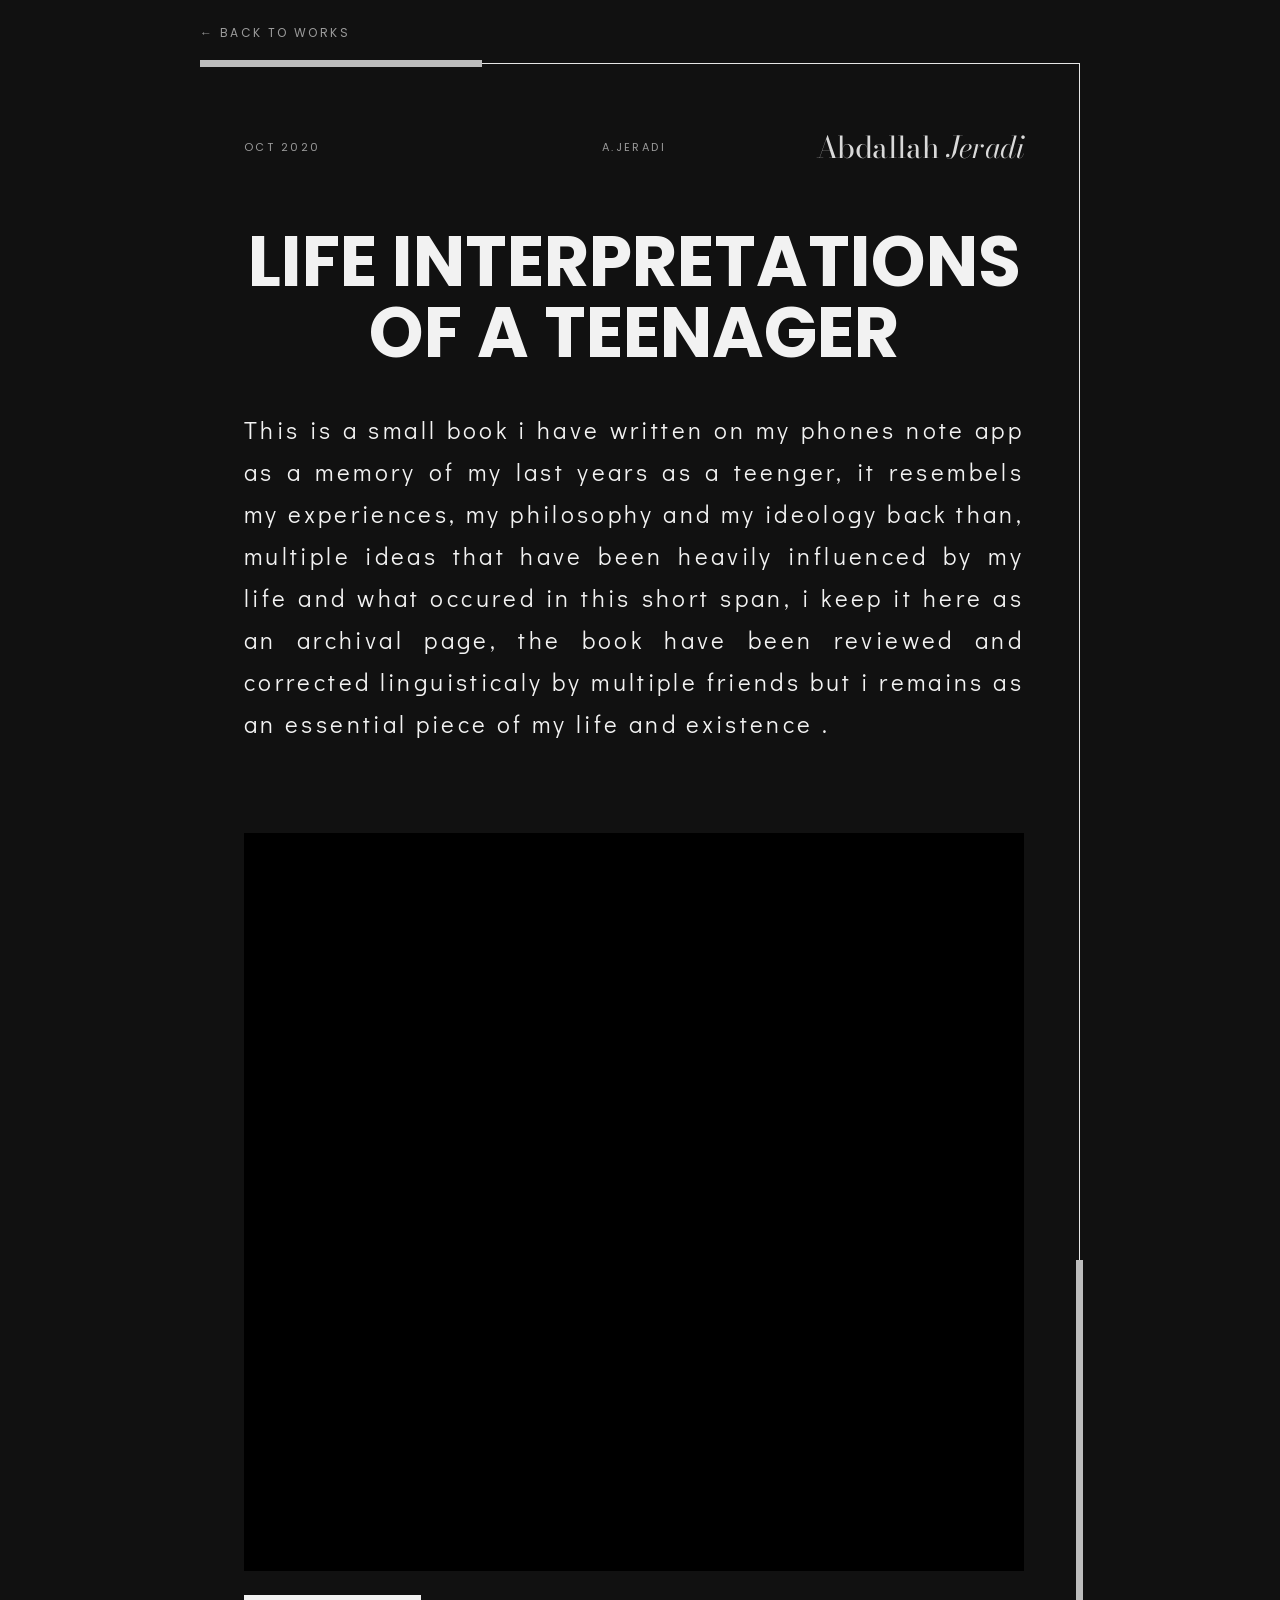
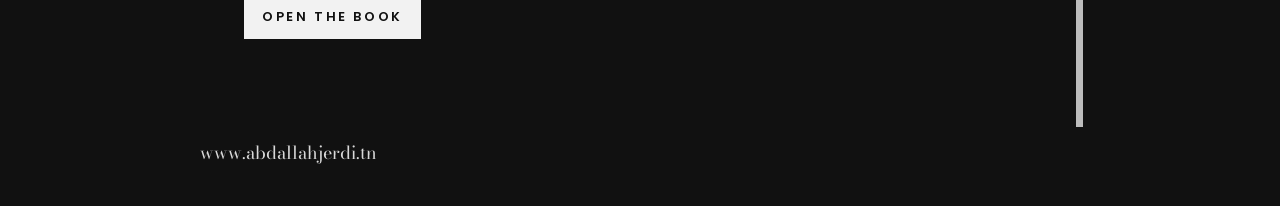
<file: life-interpretations.html>
<!DOCTYPE html>
<html lang="en">
<head>
  <meta charset="UTF-8" />
  <meta name="viewport" content="width=device-width, initial-scale=1.0" />
  <title>Life Interpretations of a Teenager — Abdallah Jeradi</title>
  <link rel="stylesheet" href="article.css" />
</head>
<body>
  <div class="back-wrap"><a class="back" href="index.html#works">← Back to works</a></div>

  <article class="sheet">
    <div class="frame"></div>

    <header class="head">
      <span class="date">Oct 2020</span>
      <span class="author">A.Jeradi</span>
      <span class="logo">Abdallah <em>Jeradi</em></span>
    </header>

    <section class="panel">
      <h1 class="cover-title" style="font-size: clamp(34px, 6.5vw, 70px);">Life Interpretations of a Teenager</h1>
      <p class="light">This is a small book i have written on my phones note app as a memory of my last years as a teenger, it resembels my experiences, my philosophy and my ideology back than, multiple ideas that have been heavily influenced by my life and what occured in this short span, i keep it here as an archival page, the book have been reviewed and corrected linguisticaly by multiple friends but i remains as an essential piece of my life and existence .</p>
    </section>

    <section class="panel">
      <div class="media pdf">
        <iframe src="files/life-interpretations.pdf" title="Life Interpretations of a Teenager"></iframe>
      </div>
      <p style="margin-top: 24px;"><a class="more" href="files/life-interpretations.pdf" target="_blank" rel="noopener">Open the book</a></p>
    </section>
  </article>

  <div class="foot">www.abdallahjerdi.tn</div>
</body>
</html>
</file>
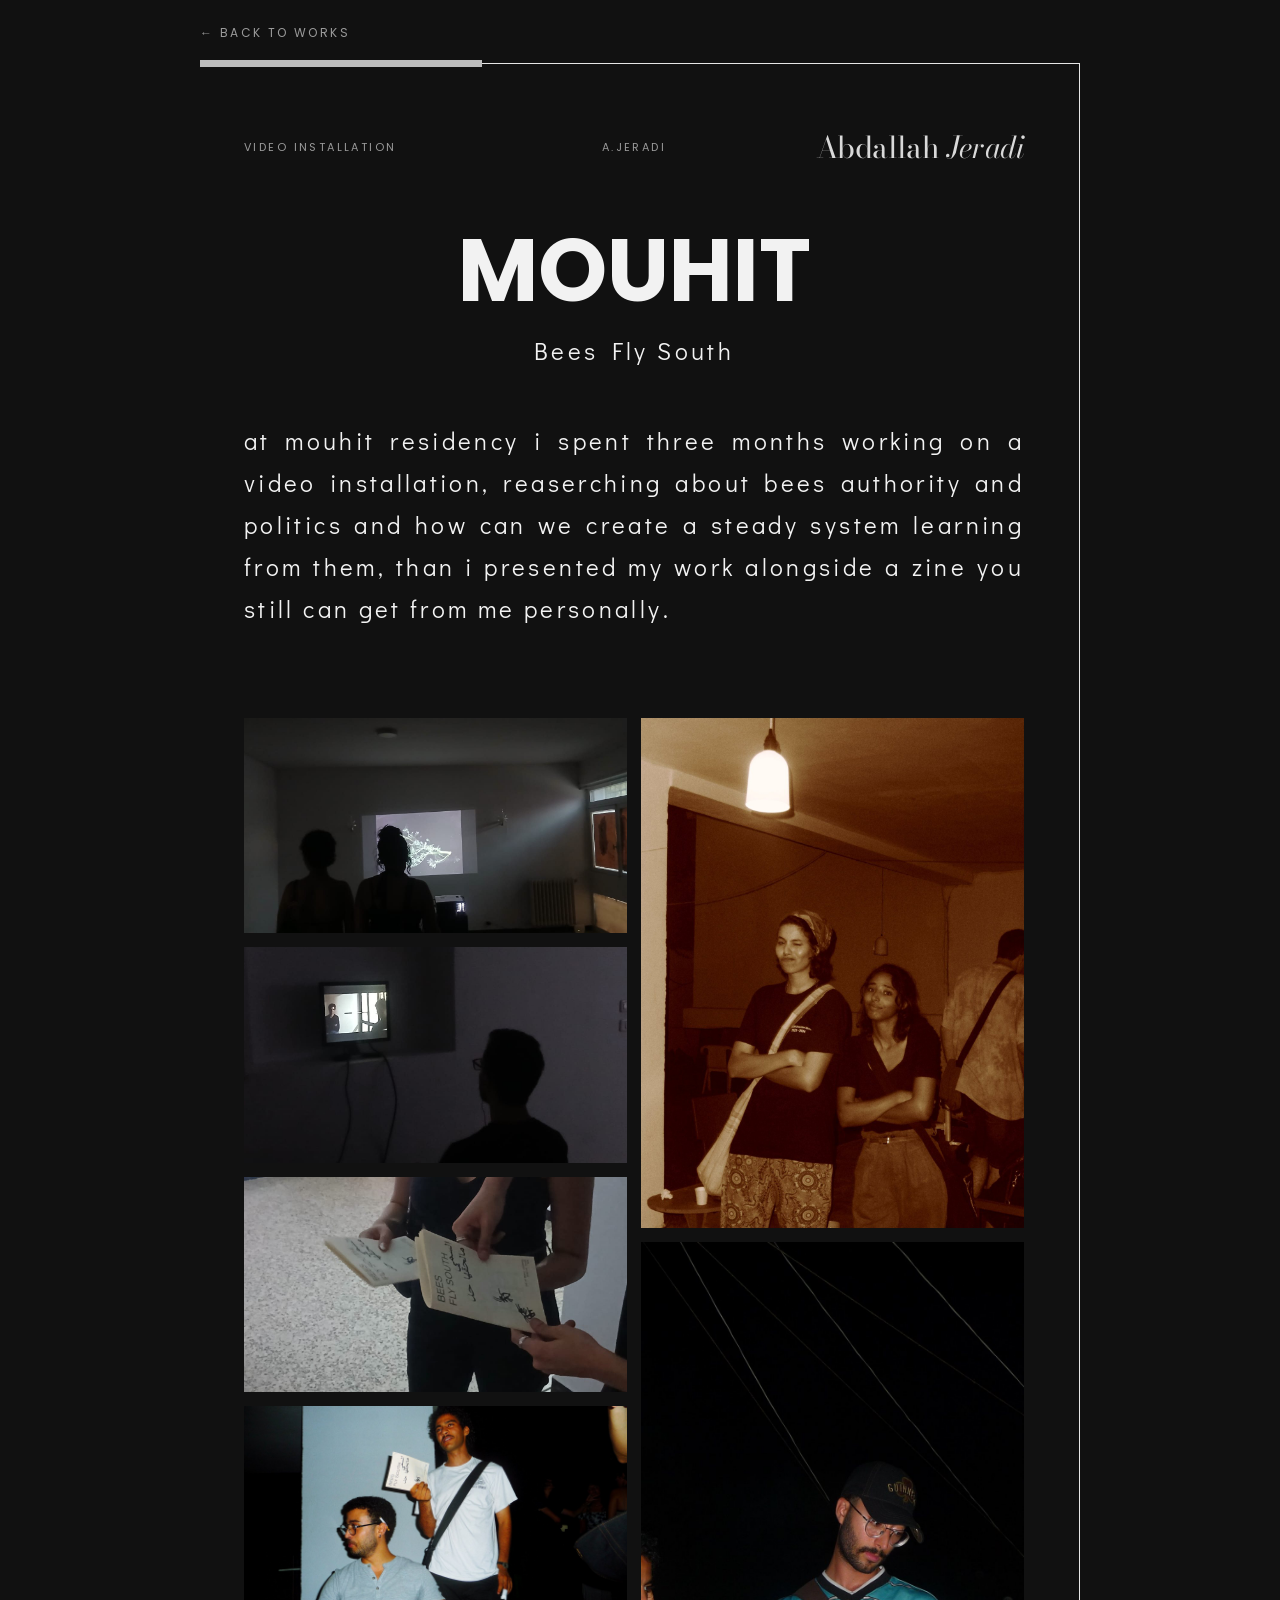
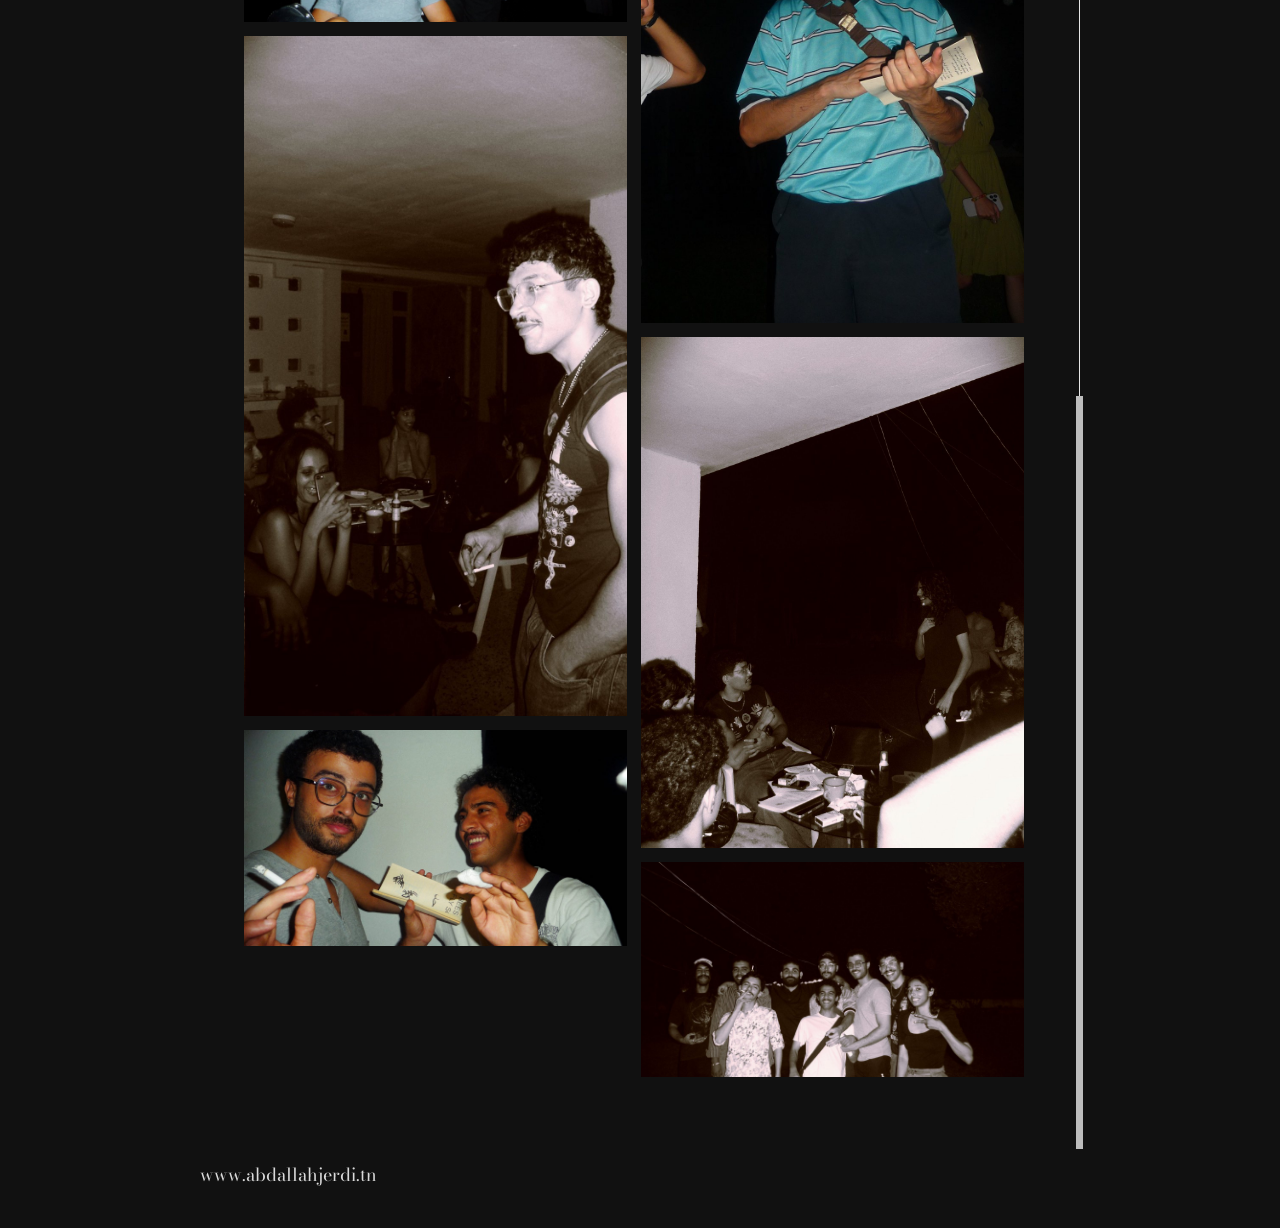
<file: mouhit.html>
<!DOCTYPE html>
<html lang="en">
<head>
  <meta charset="UTF-8" />
  <meta name="viewport" content="width=device-width, initial-scale=1.0" />
  <title>Mouhit Residency — Abdallah Jeradi</title>
  <link rel="stylesheet" href="article.css" />
</head>
<body>
  <div class="back-wrap"><a class="back" href="index.html#works">← Back to works</a></div>

  <article class="sheet">
    <div class="frame"></div>

    <header class="head">
      <span class="date">Video installation</span>
      <span class="author">A.Jeradi</span>
      <span class="logo">Abdallah <em>Jeradi</em></span>
    </header>

    <section class="panel">
      <h1 class="cover-title" style="font-size: clamp(42px, 8.5vw, 88px); margin-bottom: 14px;">Mouhit</h1>
      <p class="light" style="text-align: center; margin: 0 0 48px;">Bees Fly South</p>

      <p class="light">at mouhit residency i spent three months working on a video installation, reaserching about bees authority and politics and how can we create a steady system learning from them, than i presented my work alongside a zine you still can get from me personally.</p>
    </section>

    <!-- ✏️ To add a photo: put it in img/mouhit/ and copy one <img> line -->
    <section class="panel gallery">
      <img src="img/mouhit/mouhit-08.jpg" alt="The video installation projected on a wall" loading="lazy" />
      <img src="img/mouhit/mouhit-10.jpg" alt="A visitor watching the installation on a screen" loading="lazy" />
      <img src="img/mouhit/mouhit-09.jpg" alt="The Bees Fly South zine in visitors' hands" loading="lazy" />
      <img src="img/mouhit/mouhit-01.jpg" alt="Holding up the zine at the presentation" loading="lazy" />
      <img src="img/mouhit/mouhit-03.jpg" alt="At the presentation night" loading="lazy" />
      <img src="img/mouhit/mouhit-02.jpg" alt="Showing the zine" loading="lazy" />
      <img src="img/mouhit/mouhit-04.jpg" alt="Guests at the presentation" loading="lazy" />
      <img src="img/mouhit/mouhit-07.jpg" alt="A guest reading the zine" loading="lazy" />
      <img src="img/mouhit/mouhit-06.jpg" alt="The installation room at night" loading="lazy" />
      <img src="img/mouhit/mouhit-05.jpg" alt="Group photo at the end of the residency" loading="lazy" />
    </section>
  </article>

  <div class="foot">www.abdallahjerdi.tn</div>
</body>
</html>
</file>
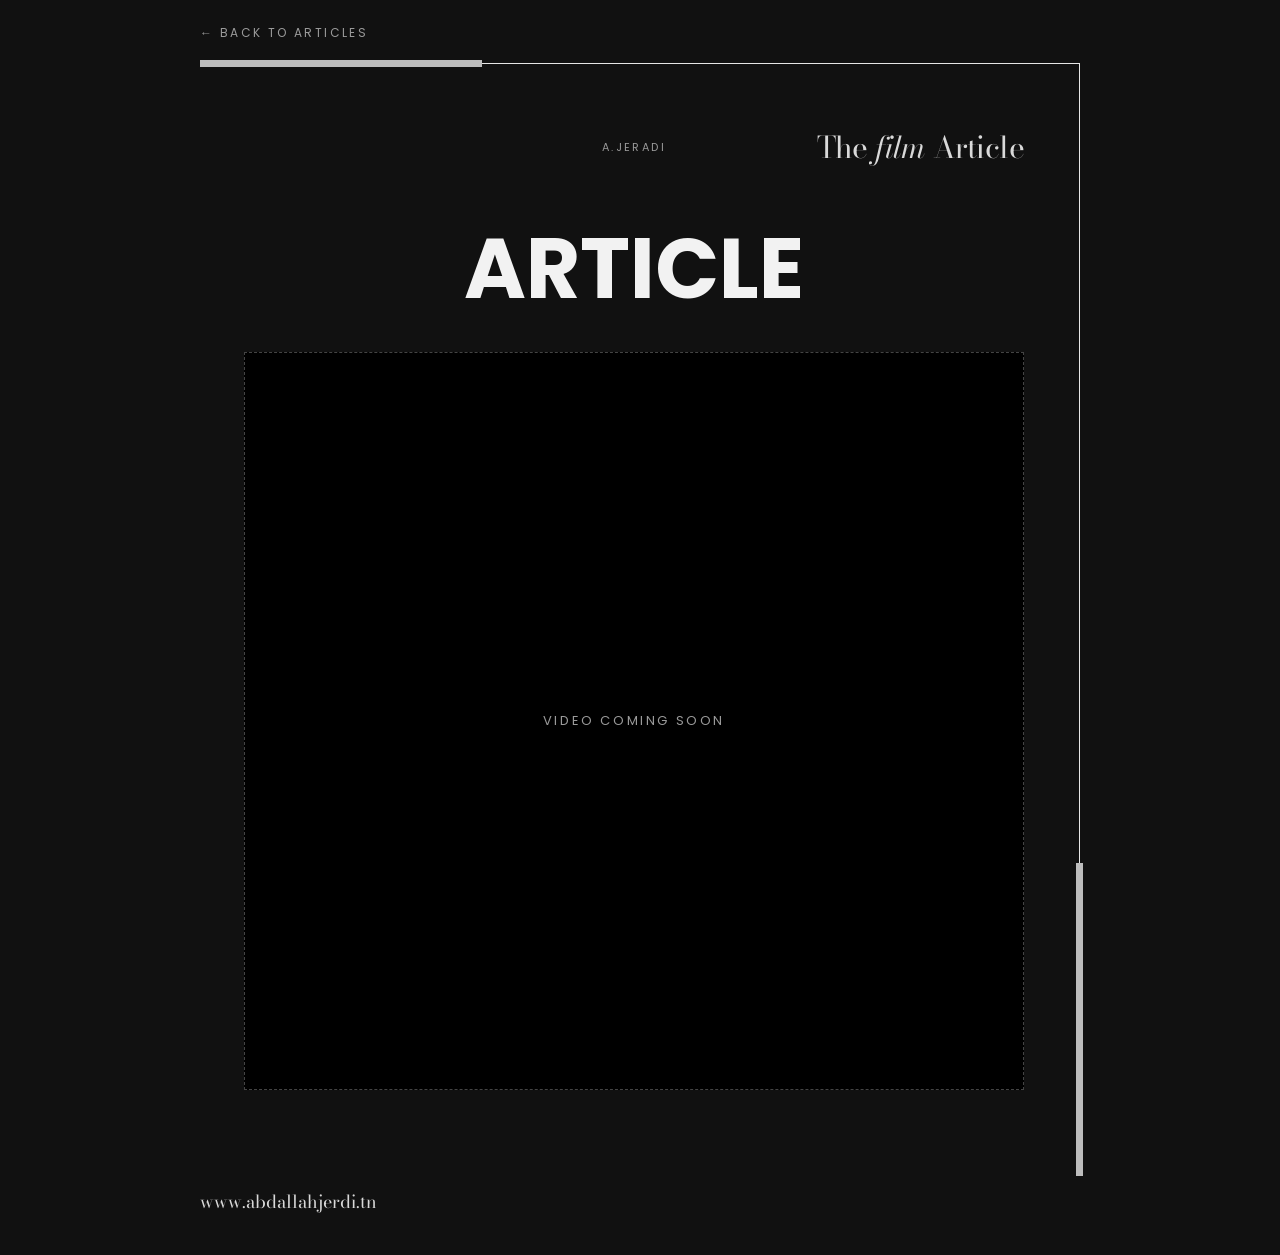
<file: read.html>
<!DOCTYPE html>
<html lang="en">
<head>
  <meta charset="UTF-8" />
  <meta name="viewport" content="width=device-width, initial-scale=1.0" />
  <title>Article — Abdallah Jeradi</title>
  <link rel="stylesheet" href="article.css" />
</head>
<body>
  <!--
    Shows one of the PDF articles (stored on Google Drive) inside the site.
    Used until each article gets its own page like carthage-film-fest.html.
    The link from index.html looks like:  read.html?title=Prey&doc=DRIVE_LINK
  -->
  <div class="back-wrap"><a class="back" href="index.html#articles">← Back to articles</a></div>

  <article class="sheet">
    <div class="frame"></div>

    <header class="head">
      <span class="date"></span>
      <span class="author">A.Jeradi</span>
      <span class="logo">The <em>film</em> Article</span>
    </header>

    <section class="panel">
      <h1 class="cover-title" id="title" style="font-size: clamp(40px, 8vw, 84px);"></h1>
      <div id="doc"></div>
    </section>
  </article>

  <div class="foot">www.abdallahjerdi.tn</div>

  <script src="media.js"></script>
  <script>
    const params = new URLSearchParams(location.search);
    const title = params.get('title') || 'Article';
    document.getElementById('title').textContent = title;
    document.title = title + ' — Abdallah Jeradi';
    document.getElementById('doc').appendChild(
      buildPlayer(params.get('doc'), { pdf: true, hideLink: true })
    );
  </script>
</body>
</html>
</file>
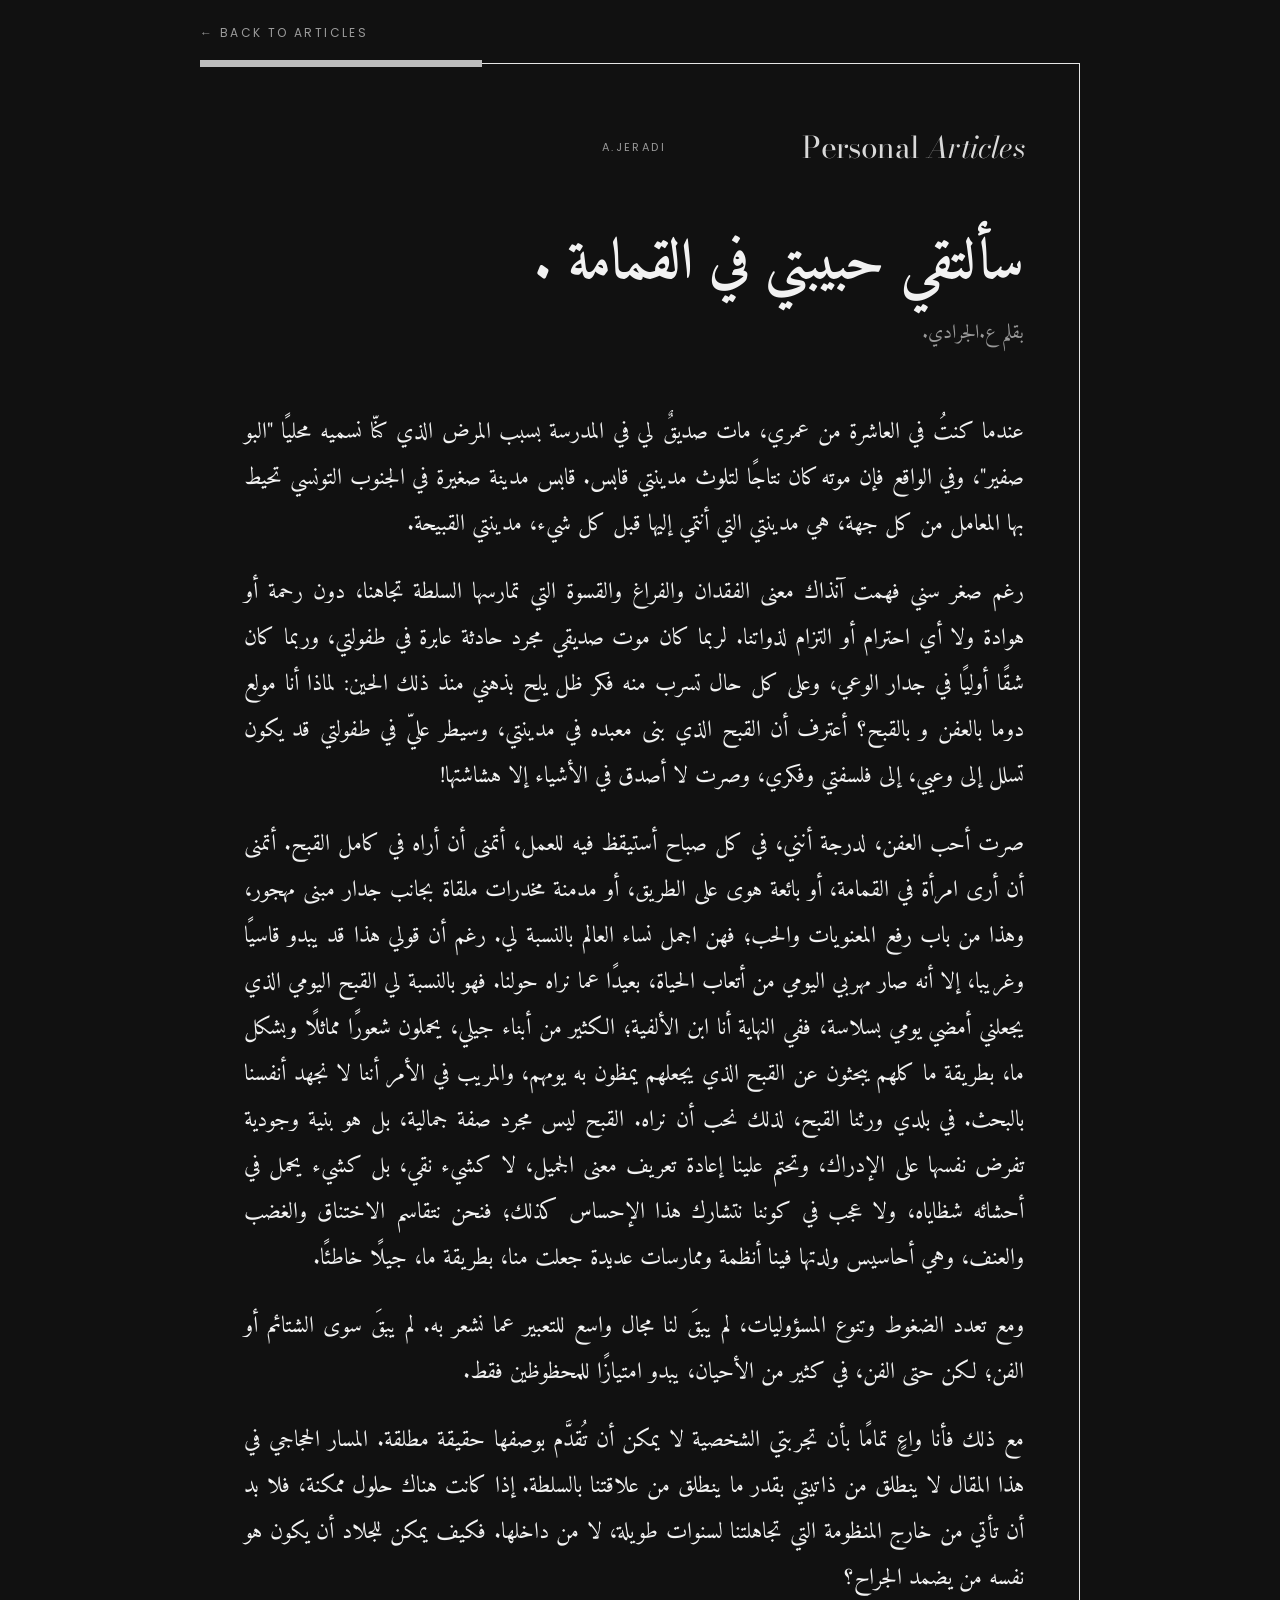
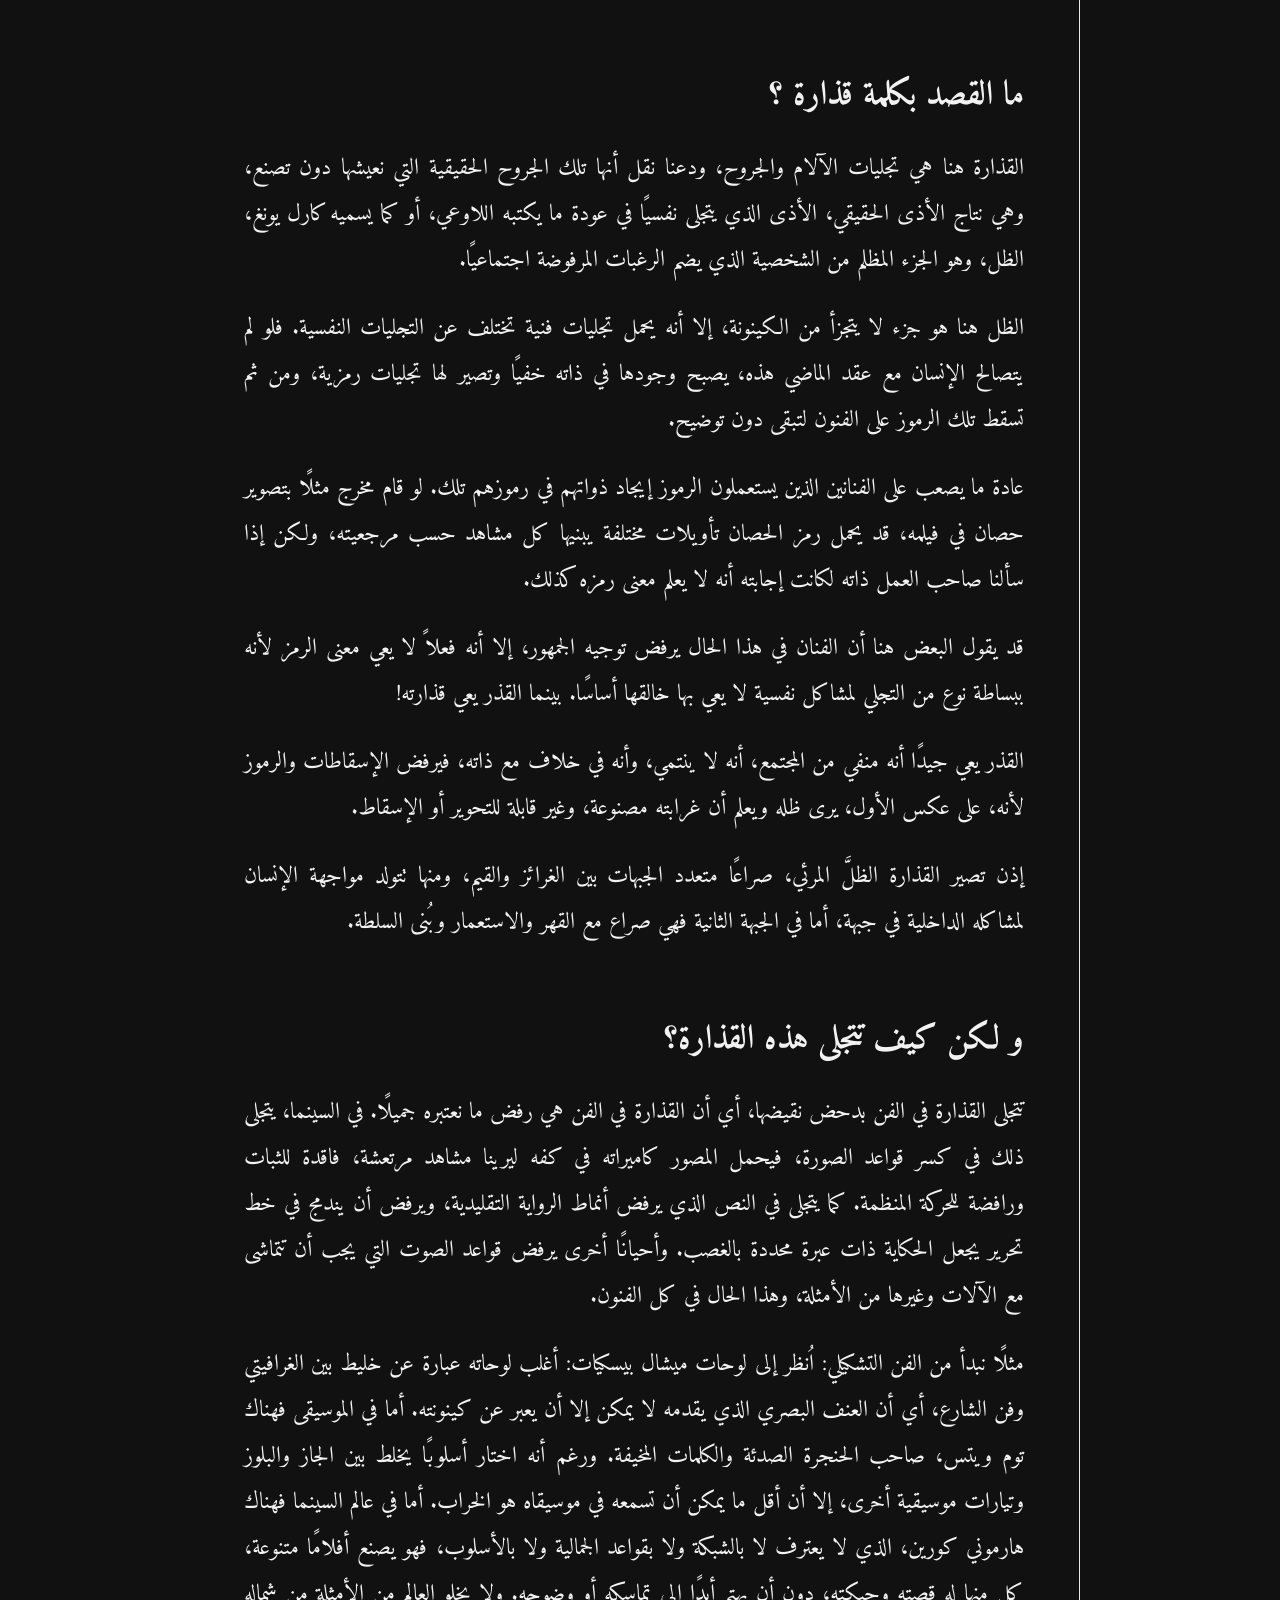
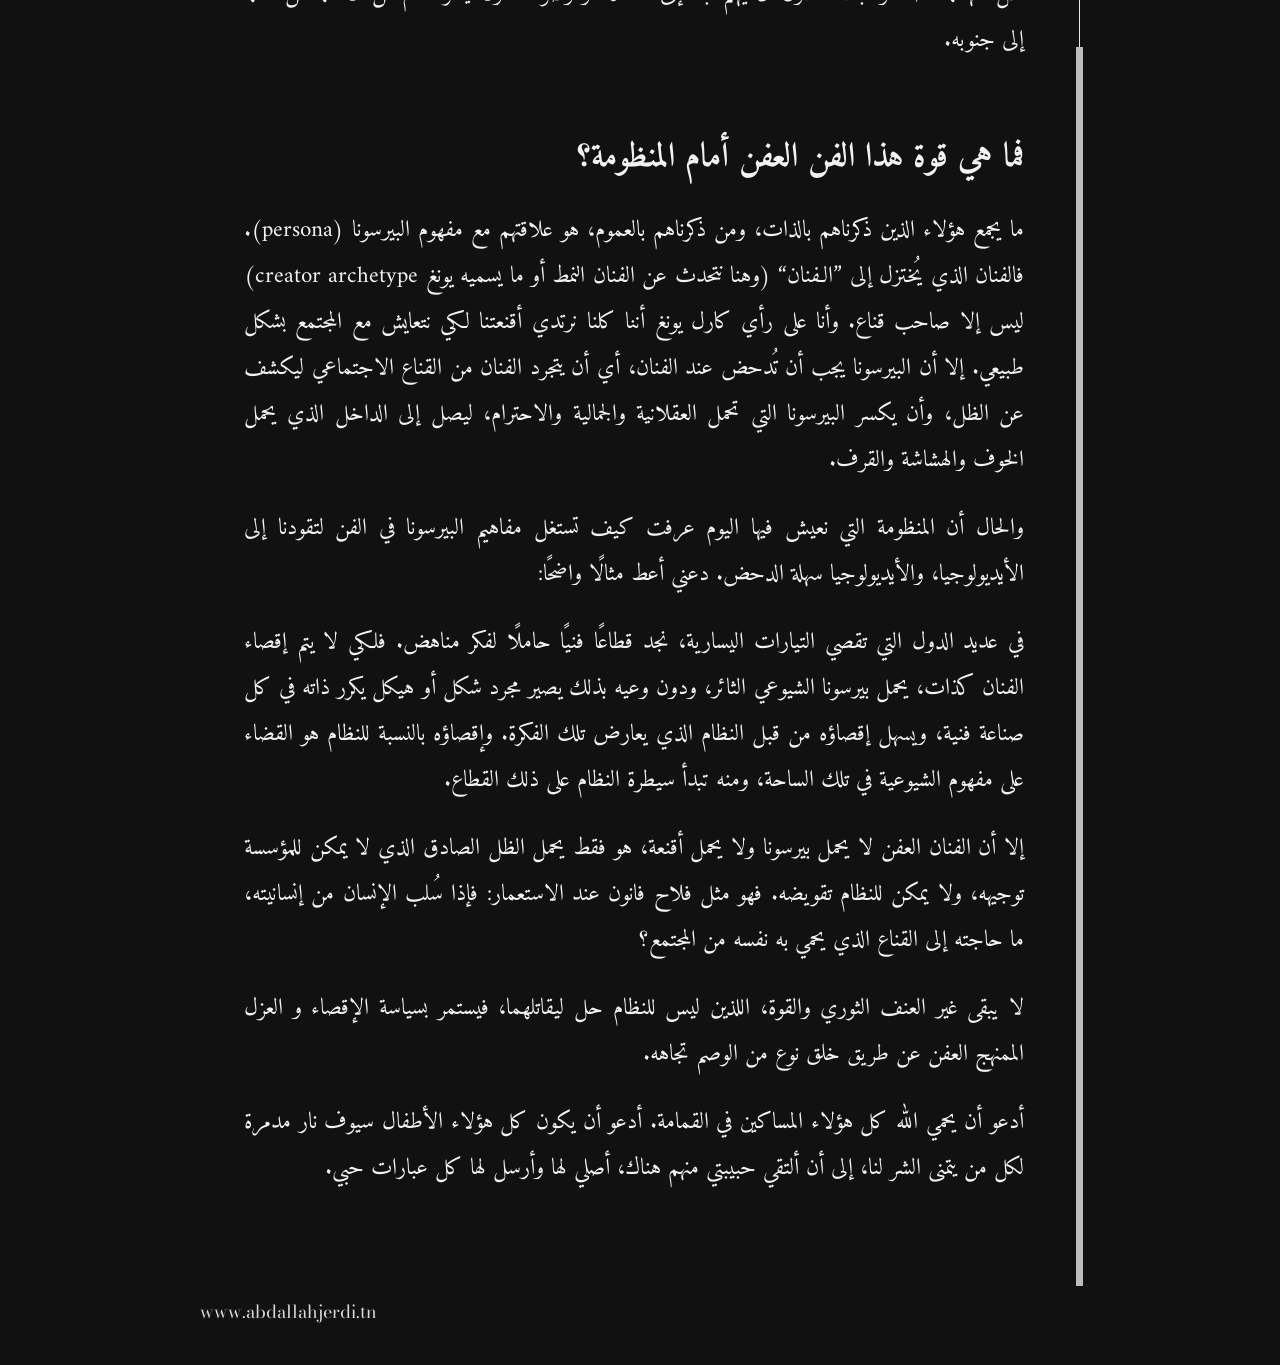
<file: saltaqi-habibati.html>
<!DOCTYPE html>
<html lang="ar">
<head>
  <meta charset="UTF-8" />
  <meta name="viewport" content="width=device-width, initial-scale=1.0" />
  <title>سألتقي حبيبتي في القمامة — Abdallah Jeradi</title>
  <link rel="stylesheet" href="article.css" />
</head>
<body>
  <div class="back-wrap"><a class="back" href="index.html#articles">← Back to articles</a></div>

  <article class="sheet">
    <div class="frame"></div>

    <header class="head">
      <span class="date"></span>
      <span class="author">A.Jeradi</span>
      <span class="logo">Personal <em>Articles</em></span>
    </header>

    <div class="ar">
      <h1>سألتقي حبيبتي في القمامة .</h1>
      <p class="byline">بقلم ع.الجرادي.</p>

      <p>عندما كنتُ في العاشرة من عمري، مات صديقٌ لي في المدرسة بسبب المرض الذي كنّا نسميه محليًا "البو صفير"، وفي الواقع فإن موته كان نتاجًا لتلوث مدينتي قابس. قابس مدينة صغيرة في الجنوب التونسي تحيط بها المعامل من كل جهة، هي مدينتي التي أنتمي إليها قبل كل شيء، مدينتي القبيحة.</p>

      <p>رغم صغر سني فهمت آنذاك معنى الفقدان والفراغ والقسوة التي تمارسها السلطة تجاهنا، دون رحمة أو هوادة ولا أي احترام أو التزام لذواتنا. لربما كان موت صديقي مجرد حادثة عابرة في طفولتي، وربما كان شقًا أوليًا في جدار الوعي، وعلى كل حال تسرب منه فكر ظل يلح بذهني منذ ذلك الحين: لماذا أنا مولع دوما بالعفن و بالقبح؟ أعترف أن القبح الذي بنى معبده في مدينتي، وسيطر عليّ في طفولتي قد يكون تسلل إلى وعيي، إلى فلسفتي وفكري، وصرت لا أصدق في الأشياء إلا هشاشتها!</p>

      <p>صرت أحب العفن، لدرجة أنني، في كل صباح أستيقظ فيه للعمل، أتمنى أن أراه في كامل القبح. أتمنى أن أرى امرأة في القمامة، أو بائعة هوى على الطريق، أو مدمنة مخدرات ملقاة بجانب جدار مبنى مهجور، وهذا من باب رفع المعنويات والحب؛ فهن اجمل نساء العالم بالنسبة لي. رغم أن قولي هذا قد يبدو قاسيًا وغريبا، إلا أنه صار مهربي اليومي من أتعاب الحياة، بعيدًا عما نراه حولنا. فهو بالنسبة لي القبح اليومي الذي يجعلني أمضي يومي بسلاسة، ففي النهاية أنا ابن الألفية؛ الكثير من أبناء جيلي، يحملون شعورًا مماثلًا وبشكل ما، بطريقة ما كلهم يبحثون عن القبح الذي يجعلهم يمظون به يومهم، والمريب في الأمر أننا لا نجهد أنفسنا بالبحث. في بلدي ورثنا القبح، لذلك نحب أن نراه. القبح ليس مجرد صفة جمالية، بل هو بنية وجودية تفرض نفسها على الإدراك، وتحتم علينا إعادة تعريف معنى الجميل، لا كشيء نقي، بل كشيء يحمل في أحشائه شظاياه، ولا عجب في كوننا نتشارك هذا الإحساس كذلك؛ فنحن نتقاسم الاختناق والغضب والعنف، وهي أحاسيس ولدتها فينا أنظمة وممارسات عديدة جعلت منا، بطريقة ما، جيلًا خاطئًا.</p>

      <p>ومع تعدد الضغوط وتنوع المسؤوليات، لم يبقَ لنا مجال واسع للتعبير عما نشعر به. لم يبقَ سوى الشتائم أو الفن؛ لكن حتى الفن، في كثير من الأحيان، يبدو امتيازًا للمحظوظين فقط.</p>

      <p>مع ذلك فأنا واعٍ تمامًا بأن تجربتي الشخصية لا يمكن أن تُقدَّم بوصفها حقيقة مطلقة. المسار الحجاجي في هذا المقال لا ينطلق من ذاتيتي بقدر ما ينطلق من علاقتنا بالسلطة. إذا كانت هناك حلول ممكنة، فلا بد أن تأتي من خارج المنظومة التي تجاهلتنا لسنوات طويلة، لا من داخلها. فكيف يمكن للجلاد أن يكون هو نفسه من يضمد الجراح؟</p>

      <h2>ما القصد بكلمة قذارة ؟</h2>

      <p>القذارة هنا هي تجليات الآلام والجروح، ودعنا نقل أنها تلك الجروح الحقيقية التي نعيشها دون تصنع، وهي نتاج الأذى الحقيقي، الأذى الذي يتجلى نفسيًا في عودة ما يكتبه اللاوعي، أو كما يسميه كارل يونغ، الظل، وهو الجزء المظلم من الشخصية الذي يضم الرغبات المرفوضة اجتماعيًا.</p>

      <p>الظل هنا هو جزء لا يتجزأ من الكينونة، إلا أنه يحمل تجليات فنية تختلف عن التجليات النفسية. فلو لم يتصالح الإنسان مع عقد الماضي هذه، يصبح وجودها في ذاته خفيًا وتصير لها تجليات رمزية، ومن ثم تسقط تلك الرموز على الفنون لتبقى دون توضيح.</p>

      <p>عادة ما يصعب على الفنانين الذين يستعملون الرموز إيجاد ذواتهم في رموزهم تلك. لو قام مخرج مثلًا بتصوير حصان في فيلمه، قد يحمل رمز الحصان تأويلات مختلفة يبنيها كل مشاهد حسب مرجعيته، ولكن إذا سألنا صاحب العمل ذاته لكانت إجابته أنه لا يعلم معنى رمزه كذلك.</p>

      <p>قد يقول البعض هنا أن الفنان في هذا الحال يرفض توجيه الجمهور، إلا أنه فعلاً لا يعي معنى الرمز لأنه ببساطة نوع من التجلي لمشاكل نفسية لا يعي بها خالقها أساسًا. بينما القذر يعي قذارته!</p>

      <p>القذر يعي جيدًا أنه منفي من المجتمع، أنه لا ينتمي، وأنه في خلاف مع ذاته، فيرفض الإسقاطات والرموز لأنه، على عكس الأول، يرى ظله ويعلم أن غرابته مصنوعة، وغير قابلة للتحوير أو الإسقاط.</p>

      <p>إذن تصير القذارة الظلَّ المرئي، صراعًا متعدد الجبهات بين الغرائز والقيم، ومنها تتولد مواجهة الإنسان لمشاكله الداخلية في جبهة، أما في الجبهة الثانية فهي صراع مع القهر والاستعمار وبُنى السلطة.</p>

      <h2>و لكن كيف تتجلى هذه القذارة؟</h2>

      <p>تتجلى القذارة في الفن بدحض نقيضها، أي أن القذارة في الفن هي رفض ما نعتبره جميلًا. في السينما، يتجلى ذلك في كسر قواعد الصورة، فيحمل المصور كاميراته في كفه ليرينا مشاهد مرتعشة، فاقدة للثبات ورافضة للحركة المنظمة. كما يتجلى في النص الذي يرفض أنماط الرواية التقليدية، ويرفض أن يندمج في خط تحرير يجعل الحكاية ذات عبرة محددة بالغصب. وأحيانًا أخرى يرفض قواعد الصوت التي يجب أن تتماشى مع الآلات وغيرها من الأمثلة، وهذا الحال في كل الفنون.</p>

      <p>مثلًا نبدأ من الفن التشكيلي: اُنظر إلى لوحات ميشال بيسكيات: أغلب لوحاته عبارة عن خليط بين الغرافيتي وفن الشارع، أي أن العنف البصري الذي يقدمه لا يمكن إلا أن يعبر عن كينونته. أما في الموسيقى فهناك توم ويتس، صاحب الحنجرة الصدئة والكلمات المخيفة. ورغم أنه اختار أسلوبًا يخلط بين الجاز والبلوز وتيارات موسيقية أخرى، إلا أن أقل ما يمكن أن تسمعه في موسيقاه هو الخراب. أما في عالم السينما فهناك هارموني كورين، الذي لا يعترف لا بالشبكة ولا بقواعد الجمالية ولا بالأسلوب، فهو يصنع أفلامًا متنوعة، كل منها له قصته وحبكته، دون أن يهتم أبدًا إلى تماسكه أو وضوحه. ولا يخلو العالم من الأمثلة من شماله إلى جنوبه.</p>

      <h2>فما هي قوة هذا الفن العفن أمام المنظومة؟</h2>

      <p>ما يجمع هؤلاء الذين ذكرناهم بالذات، ومن ذكرناهم بالعموم، هو علاقتهم مع مفهوم البيرسونا (<bdi>persona</bdi>). فالفنان الذي يُختزل إلى ”الـفنان“ (وهنا نتحدث عن الفنان النمط أو ما يسميه يونغ <bdi>creator archetype</bdi>) ليس إلا صاحب قناع. وأنا على رأي كارل يونغ أننا كلنا نرتدي أقنعتنا لكي نتعايش مع المجتمع بشكل طبيعي. إلا أن البيرسونا يجب أن تُدحض عند الفنان، أي أن يتجرد الفنان من القناع الاجتماعي ليكشف عن الظل، وأن يكسر البيرسونا التي تحمل العقلانية والجمالية والاحترام، ليصل إلى الداخل الذي يحمل الخوف والهشاشة والقرف.</p>

      <p>والحال أن المنظومة التي نعيش فيها اليوم عرفت كيف تستغل مفاهيم البيرسونا في الفن لتقودنا إلى الأيديولوجيا، والأيديولوجيا سهلة الدحض. دعني أعط مثالًا واضحًا:</p>

      <p>في عديد الدول التي تقصي التيارات اليسارية، نجد قطاعًا فنيًا حاملًا لفكر مناهض. فلكي لا يتم إقصاء الفنان كذات، يحمل بيرسونا الشيوعي الثائر، ودون وعيه بذلك يصير مجرد شكل أو هيكل يكرر ذاته في كل صناعة فنية، ويسهل إقصاؤه من قبل النظام الذي يعارض تلك الفكرة. وإقصاؤه بالنسبة للنظام هو القضاء على مفهوم الشيوعية في تلك الساحة، ومنه تبدأ سيطرة النظام على ذلك القطاع.</p>

      <p>إلا أن الفنان العفن لا يحمل بيرسونا ولا يحمل أقنعة، هو فقط يحمل الظل الصادق الذي لا يمكن للمؤسسة توجيهه، ولا يمكن للنظام تقويضه. فهو مثل فلاح فانون عند الاستعمار: فإذا سُلب الإنسان من إنسانيته، ما حاجته إلى القناع الذي يحمي به نفسه من المجتمع؟</p>

      <p>لا يبقى غير العنف الثوري والقوة، اللذين ليس للنظام حل ليقاتلهما، فيستمر بسياسة الإقصاء و العزل الممنهج العفن عن طريق خلق نوع من الوصم تجاهه.</p>

      <p>أدعو أن يحمي الله كل هؤلاء المساكين في القمامة. أدعو أن يكون كل هؤلاء الأطفال سيوف نار مدمرة لكل من يتمنى الشر لنا، إلى أن ألتقي حبيبتي منهم هناك، أصلي لها وأرسل لها كل عبارات حبي.</p>
    </div>
  </article>

  <div class="foot">www.abdallahjerdi.tn</div>
</body>
</html>
</file>
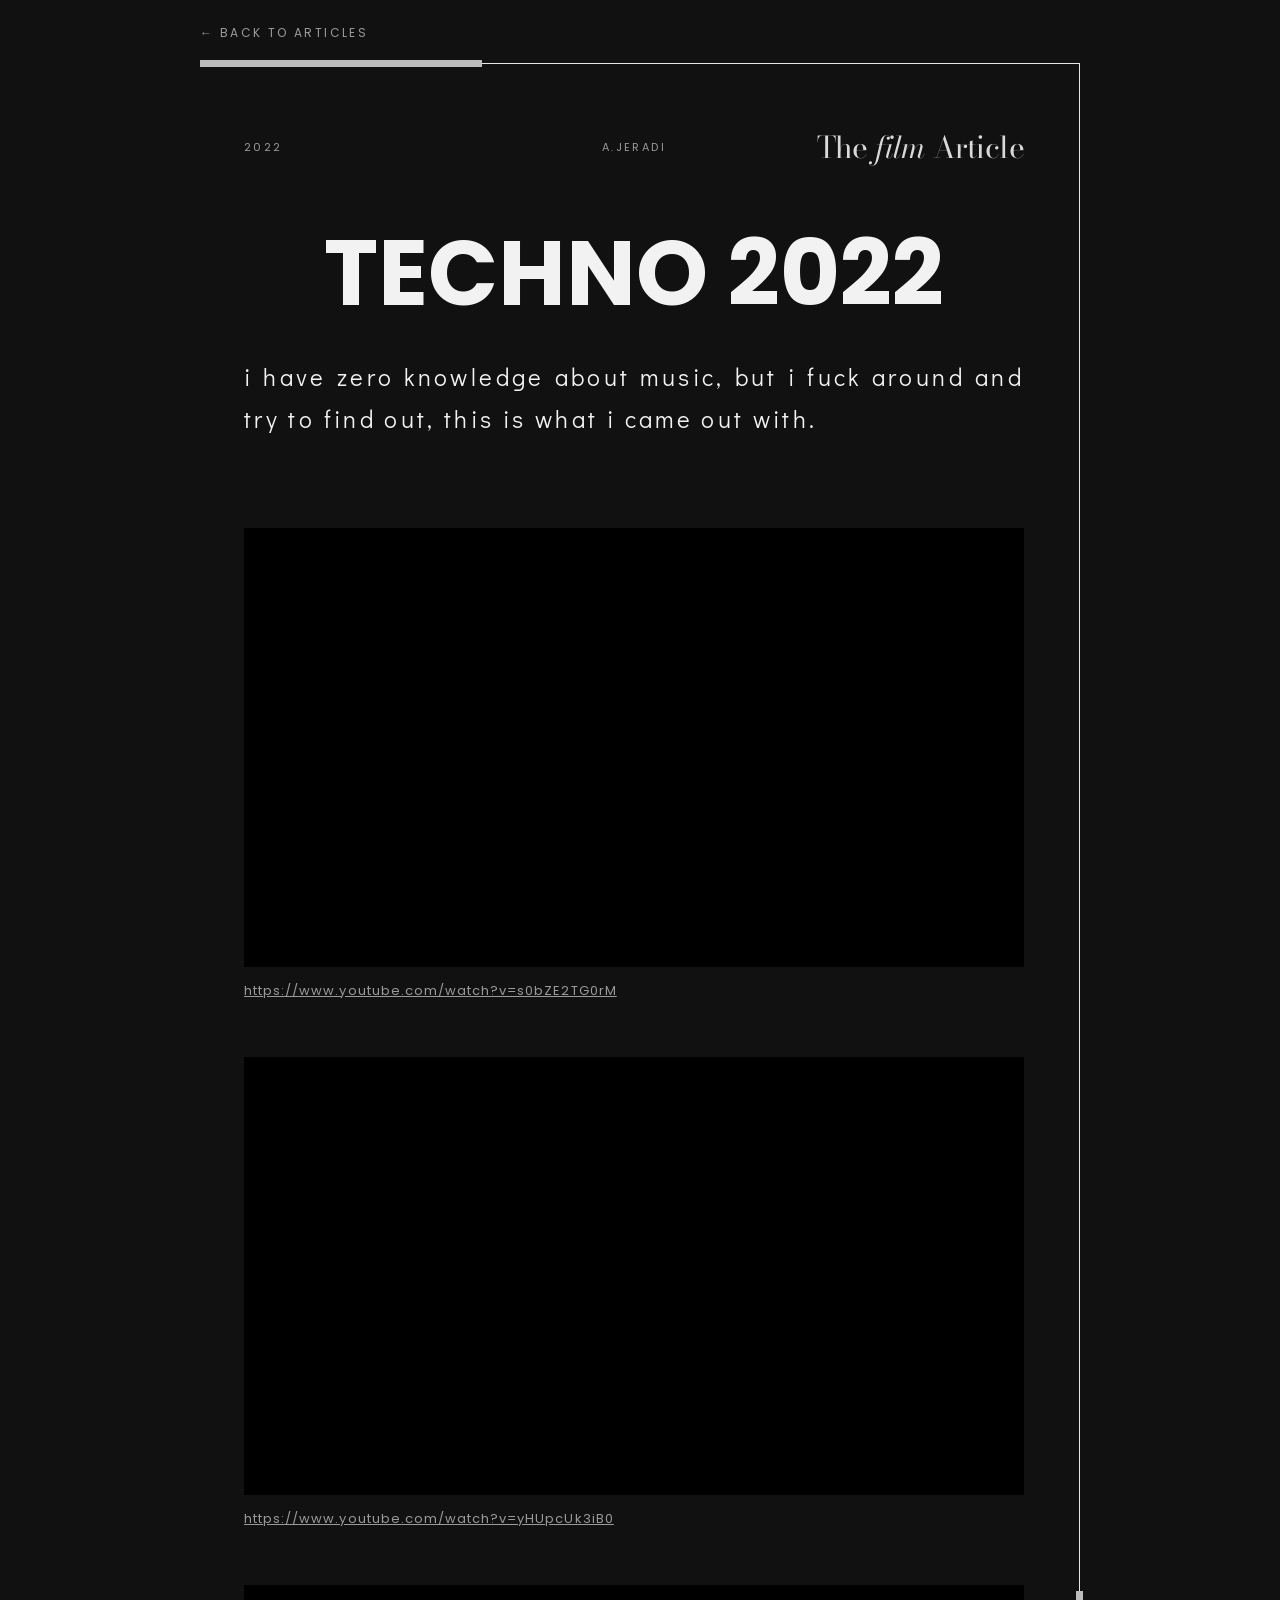
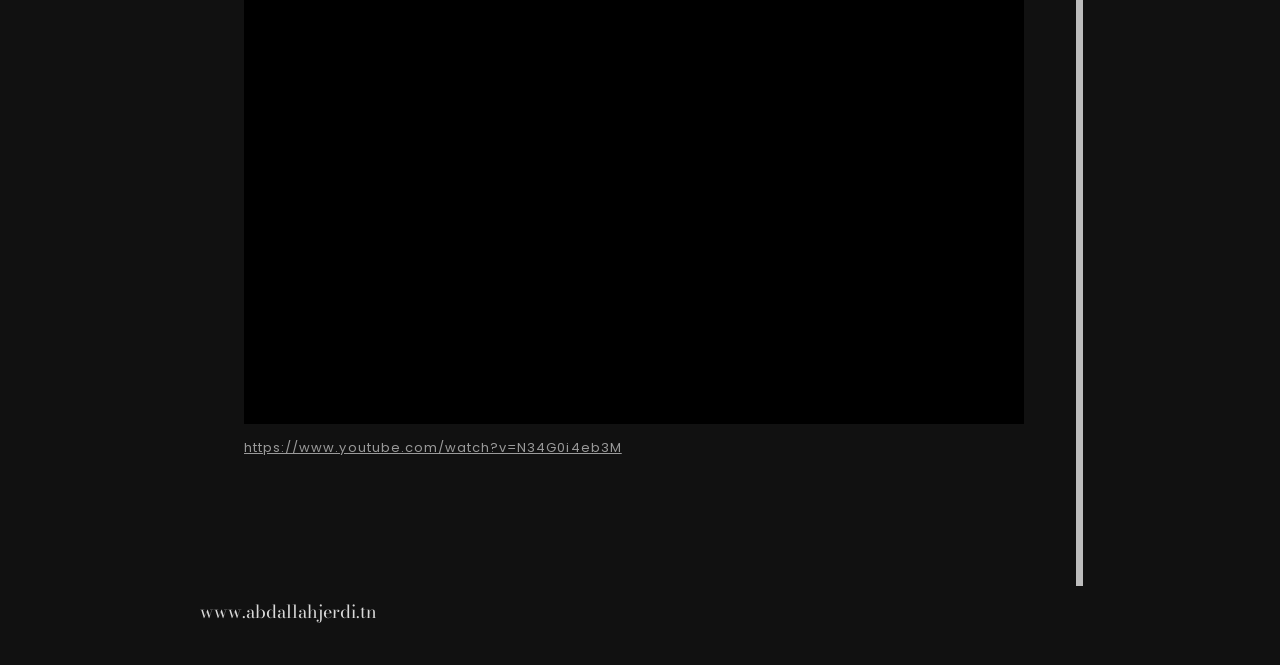
<file: techno-2022.html>
<!DOCTYPE html>
<html lang="en">
<head>
  <meta charset="UTF-8" />
  <meta name="viewport" content="width=device-width, initial-scale=1.0" />
  <title>Techno 2022 — Abdallah Jeradi</title>
  <link rel="stylesheet" href="article.css" />
</head>
<body>
  <div class="back-wrap"><a class="back" href="index.html#articles">← Back to articles</a></div>

  <article class="sheet">
    <div class="frame"></div>

    <header class="head">
      <span class="date">2022</span>
      <span class="author">A.Jeradi</span>
      <span class="logo">The <em>film</em> Article</span>
    </header>

    <section class="panel">
      <h1 class="cover-title" style="font-size: clamp(44px, 9vw, 92px); margin-bottom: 36px;">Techno 2022</h1>

      <p class="light">i have zero knowledge about music, but i fuck around and try to find out, this is what i came out with.</p>
    </section>

    <section class="panel" id="videos"></section>
  </article>

  <div class="foot">www.abdallahjerdi.tn</div>

  <script src="media.js"></script>
  <script>
    /* ✏️ PASTE YOUR 3 YOUTUBE LINKS BETWEEN THE QUOTES */
    const videos = [
      'https://www.youtube.com/watch?v=s0bZE2TG0rM',   // video 1
      'https://www.youtube.com/watch?v=yHUpcUk3iB0',   // video 2
      'https://www.youtube.com/watch?v=N34G0i4eb3M'    // video 3
    ];
    
    const box = document.getElementById('videos');
    videos.forEach(link => box.appendChild(buildPlayer(link)));
  </script>
</body>
</html>
</file>
<file: article.css>
/* =========================================================
   "The film Article" design — shared by every article page
   ========================================================= */

@import url('https://fonts.googleapis.com/css2?family=Amiri:ital,wght@0,400;0,700;1,400&family=Bodoni+Moda:ital,wght@0,400;1,400&family=Didact+Gothic&family=League+Spartan:wght@400;700&family=Poppins:ital,wght@0,500;0,600;0,700;0,800;1,400&display=swap');

:root {
  --bg: #111111;
  --ink: #f2f2f2;
  --muted: #9a9a9a;
  --bar: #bdbdbd;
  --line: #e6e6e6;
}

* { box-sizing: border-box; }

html, body {
  margin: 0;
  background: var(--bg);
  color: var(--ink);
}

body {
  font-family: 'Didact Gothic', sans-serif;
  -webkit-font-smoothing: antialiased;
  padding: 0 16px;
}

a { color: var(--ink); }

/* ---------- back link ---------- */
.back {
  display: inline-block;
  margin: 24px auto 0;
  font-family: 'Poppins', sans-serif;
  font-size: 12px;
  letter-spacing: 0.2em;
  text-transform: uppercase;
  color: var(--muted);
  text-decoration: none;
}
.back:hover { color: var(--ink); }
.back-wrap { max-width: 880px; margin: 0 auto; }

/* ---------- the framed sheet ---------- */
.sheet {
  position: relative;
  max-width: 880px;
  margin: 18px auto 48px;
  padding: 64px 56px 72px 44px;
}

/* thick grey bar, top left */
.sheet::before {
  content: "";
  position: absolute;
  top: 0;
  left: 0;
  width: 32%;
  height: 7px;
  background: var(--bar);
}

/* thin line along the top and down the right side */
.sheet > .frame {
  position: absolute;
  top: 3px;
  left: 32%;
  right: 0;
  bottom: 0;
  border-top: 1px solid var(--line);
  border-right: 1px solid var(--line);
  pointer-events: none;
}

/* thick grey bar, bottom right */
.sheet::after {
  content: "";
  position: absolute;
  right: -3px;
  bottom: 0;
  width: 7px;
  height: 28%;
  background: var(--bar);
}

/* ---------- header row ---------- */
.head {
  display: grid;
  grid-template-columns: 1fr auto 1fr;
  align-items: center;
  gap: 12px;
  margin-bottom: 56px;
}
.head .date,
.head .author {
  font-family: 'Poppins', sans-serif;
  font-size: 11px;
  letter-spacing: 0.22em;
  text-transform: uppercase;
  color: var(--muted);
}
.head .logo {
  justify-self: end;
  font-family: 'Bodoni Moda', serif;
  font-size: 30px;
  letter-spacing: -0.02em;
  color: #d9d9d9;
  white-space: nowrap;
}
.head .logo em { font-style: italic; }

/* ---------- footer ---------- */
.foot {
  max-width: 880px;
  margin: -36px auto 40px;
  font-family: 'Bodoni Moda', serif;
  font-size: 18px;
  color: #d9d9d9;
}

/* ---------- panels (one per slide of the original) ---------- */
.panel { margin: 0 0 88px; }
.panel:last-child { margin-bottom: 0; }

/* text styles found in the slides */
.wide {                 /* Poppins, semi-bold, widely spaced */
  font-family: 'Poppins', sans-serif;
  font-weight: 600;
  font-size: clamp(18px, 2.3vw, 24px);
  letter-spacing: 0.16em;
  line-height: 1.75;
  text-align: justify;
}
.light {                /* thin, airy, widely spaced */
  font-family: 'Didact Gothic', sans-serif;
  font-size: clamp(18px, 2.3vw, 24px);
  letter-spacing: 0.14em;
  line-height: 1.75;
  text-align: justify;
}
.light b, .light strong,
.plain b, .plain strong {
  font-family: 'Poppins', sans-serif;
  font-weight: 700;
  letter-spacing: 0.1em;
}
.plain {                /* straight paragraph, normal spacing */
  font-family: 'League Spartan', sans-serif;
  font-size: clamp(19px, 2.4vw, 25px);
  letter-spacing: 0.03em;
  line-height: 1.6;
  text-align: justify;
}
.plain b, .plain strong {
  font-family: 'League Spartan', sans-serif;
  font-weight: 700;
  letter-spacing: 0.03em;
}
.intro { font-style: italic; }

h2.sec {                /* numbered section titles */
  font-family: 'Poppins', sans-serif;
  font-weight: 600;
  font-size: clamp(22px, 3vw, 32px);
  letter-spacing: 0.16em;
  text-transform: uppercase;
  line-height: 1.4;
  margin: 0 0 32px;
}
h3.sub {                /* sub-titles in the list slide */
  font-family: 'Didact Gothic', sans-serif;
  font-weight: 400;
  font-size: clamp(21px, 2.8vw, 30px);
  letter-spacing: 0.12em;
  margin: 34px 0 6px;
}
h3.sub + p.light { font-size: clamp(15px, 1.8vw, 19px); }

.shout {                /* big uppercase statements */
  font-family: 'Poppins', sans-serif;
  font-weight: 600;
  font-size: clamp(24px, 3.6vw, 40px);
  letter-spacing: 0.16em;
  line-height: 1.6;
  text-transform: uppercase;
  text-align: justify;
}

.cover-title {
  font-family: 'Poppins', sans-serif;
  font-weight: 700;
  font-size: clamp(48px, 10vw, 104px);
  line-height: 1.02;
  text-align: center;
  text-transform: uppercase;
  margin: 10px 0 40px;
}

.drawing { display: block; width: 100%; height: auto; }

/* text + drawing side by side */
.duo {
  display: grid;
  grid-template-columns: 1fr 1fr;
  gap: 24px;
  align-items: end;
  margin-top: 40px;
}
.duo .shout { font-size: clamp(20px, 2.6vw, 28px); line-height: 1.55; }

/* ---------- Arabic articles ---------- */
.ar {
  direction: rtl;
  font-family: 'Amiri', serif;
}
.ar h1 {
  font-family: 'Amiri', serif;
  font-weight: 700;
  font-size: clamp(34px, 5.5vw, 56px);
  line-height: 1.4;
  margin: 0 0 10px;
}
.ar .byline {
  font-size: 20px;
  color: var(--muted);
  margin: 0 0 56px;
}
.ar h2 {
  font-family: 'Amiri', serif;
  font-weight: 700;
  font-size: clamp(26px, 3.6vw, 34px);
  margin: 64px 0 20px;
}
.ar p {
  font-size: clamp(20px, 2.4vw, 23px);
  line-height: 2;
  text-align: justify;
  margin: 0 0 22px;
  letter-spacing: 0;   /* never space Arabic letters */
}

/* ---------- embedded media (videos, PDFs) ---------- */
.media {
  position: relative;
  width: 100%;
  aspect-ratio: 16 / 9;
  background: #000;
  margin: 0 0 14px;
}
.media iframe {
  position: absolute;
  inset: 0;
  width: 100%;
  height: 100%;
  border: 0;
}
.media.pdf { aspect-ratio: auto; height: 82vh; }
.media .empty {
  position: absolute;
  inset: 0;
  display: grid;
  place-items: center;
  color: var(--muted);
  font-family: 'Poppins', sans-serif;
  font-size: 13px;
  letter-spacing: 0.2em;
  text-transform: uppercase;
  border: 1px dashed #444;
}
.media-link {
  display: block;
  font-family: 'Poppins', sans-serif;
  font-size: 13px;
  letter-spacing: 0.08em;
  color: var(--muted);
  word-break: break-all;
  margin-bottom: 56px;
}

/* ---------- photo gallery ---------- */
.gallery {
  columns: 2;
  column-gap: 14px;
}
.gallery img {
  display: block;
  width: 100%;
  height: auto;
  margin: 0 0 14px;
  break-inside: avoid;
}
.photo { display: block; width: 100%; height: auto; margin: 0 0 40px; }

/* ---------- button-style link ---------- */
.more {
  display: inline-block;
  font-family: 'Poppins', sans-serif;
  font-weight: 600;
  font-size: 13px;
  letter-spacing: 0.2em;
  text-transform: uppercase;
  color: var(--bg);
  background: var(--ink);
  padding: 12px 18px;
  text-decoration: none;
}
.more:hover { background: var(--bar); }

/* ---------- phones ---------- */
@media (max-width: 640px) {
  .sheet { padding: 44px 22px 52px 18px; }
  .head { grid-template-columns: 1fr 1fr; margin-bottom: 40px; }
  .head .logo { grid-column: 1 / -1; justify-self: start; order: -1; font-size: 26px; }
  .panel { margin-bottom: 64px; }
  .duo { grid-template-columns: 1fr; }
  .gallery { columns: 1; }
  .wide, .light, .plain, .shout { text-align: left; }
  .wide, .light, .shout { letter-spacing: 0.08em; }
}
</file>
